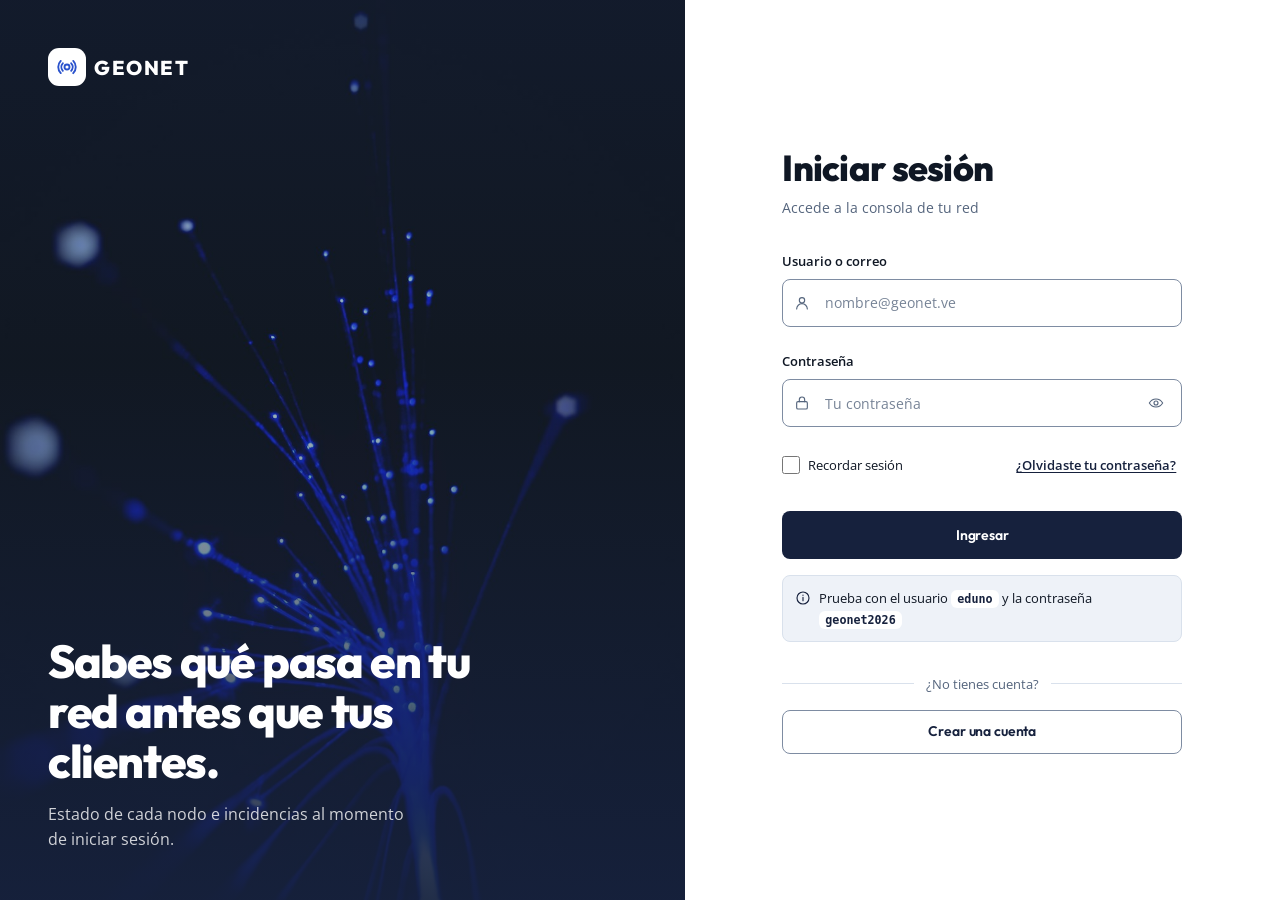
<file: index.html>
<!doctype html>
<html lang="es">
  <head>
    <meta charset="utf-8" />
    <meta name="viewport" content="width=device-width, initial-scale=1" />
    <meta http-equiv="refresh" content="0; url=login.html" />
    <title>GEONET</title>
    <link rel="icon" type="image/svg+xml" href="favicon.svg" />
    <link rel="canonical" href="login.html" />
  </head>
  <body>
    <p><a href="login.html">Ir a GEONET</a></p>
  </body>
</html>
</file>
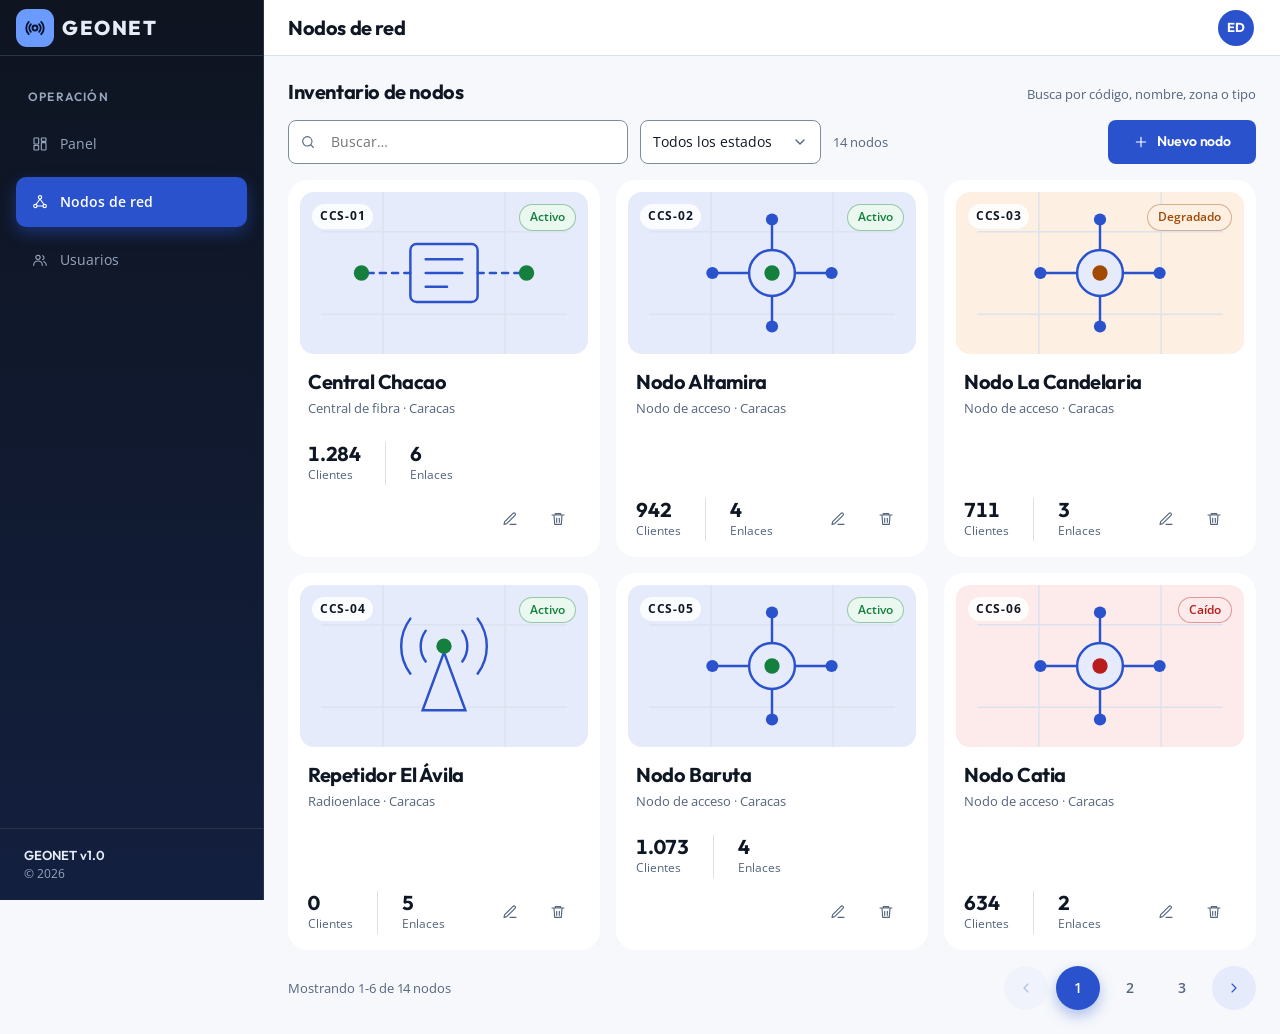
<file: crud-cards.html>
<!doctype html>
<html lang="es">
  <head>
    <meta charset="utf-8" />
    <meta name="viewport" content="width=device-width, initial-scale=1" />
    <title>Nodos de red · GEONET</title>
    <meta name="description" content="Inventario de nodos de la red de GEONET en formato de tarjetas." />
    <link rel="icon" type="image/svg+xml" href="favicon.svg" />
    <link rel="preconnect" href="https://fonts.googleapis.com" />
    <link rel="preconnect" href="https://fonts.gstatic.com" crossorigin />
    <link
      href="https://fonts.googleapis.com/css2?family=Open+Sans:wght@400;600&family=Outfit:wght@600;700;800&display=swap"
      rel="stylesheet"
    />
    <link rel="stylesheet" href="styles.css" />
  </head>

  <body data-vista="nodos">
    <a class="saltar" href="#contenido">Saltar al contenido</a>

    <div class="app">
      <aside class="lateral" id="menu-lateral" data-theme="dark">
        <header class="lateral__cabecera">
          <span class="logotipo">
            <span class="logotipo__marca">
              <svg class="icono" aria-hidden="true"><use href="#i-marca" /></svg>
            </span>
            GEONET
          </span>
        </header>

        <nav class="lateral__nav" aria-label="Módulos del sistema">
          <section class="lateral__grupo">
            <p class="lateral__rotulo" id="grupo-operacion">Operación</p>
            <ul aria-labelledby="grupo-operacion">
              <li>
                <a class="lateral__enlace" href="dashboard.html">
                  <svg class="icono icono--sm" aria-hidden="true"><use href="#i-panel" /></svg>
                  Panel
                </a>
              </li>
              <li>
                <a class="lateral__enlace" href="crud-cards.html" aria-current="page">
                  <svg class="icono icono--sm" aria-hidden="true"><use href="#i-nodos" /></svg>
                  Nodos de red
                </a>
              </li>
              <li>
                <a class="lateral__enlace" href="crud.html">
                  <svg class="icono icono--sm" aria-hidden="true"><use href="#i-clientes" /></svg>
                  Usuarios
                </a>
              </li>
            </ul>
          </section>


        </nav>

        <footer class="lateral__pie">
          <p class="lateral__version">GEONET v1.0</p>
          <p class="lateral__credito">© 2026</p>
        </footer>
      </aside>

      <span class="velo" data-visible="false"></span>

      <div class="area">
        <header class="superior">
          <button type="button" class="hamburguesa" aria-expanded="false" aria-controls="menu-lateral" aria-label="Abrir menú">
            <svg class="icono" aria-hidden="true"><use href="#i-menu" /></svg>
          </button>

          <h1 class="superior__titulo">Nodos de red</h1>

          <button type="button" class="usuario" popovertarget="perfil" aria-label="Ver perfil de Edgar Duno">
            <span class="usuario__avatar">ED</span>
          </button>

          <section class="perfil" id="perfil" popover aria-label="Perfil de usuario">
            <header class="perfil__cabecera">
              <p class="perfil__correo">eduno@geonet.ve</p>
              <button type="button" class="perfil__cerrar" popovertarget="perfil" popovertargetaction="hide" aria-label="Cerrar perfil">
                <svg class="icono icono--sm" aria-hidden="true"><use href="#i-cerrar" /></svg>
              </button>
            </header>
            <span class="usuario__avatar perfil__avatar">ED</span>
            <p class="perfil__saludo">¡Hola, Edgar!</p>
            <div class="perfil__panel">
              <dl class="perfil__detalles">
                <div>
                  <dt>Rol</dt>
                  <dd>Administrador</dd>
                </div>
                <div>
                  <dt>Zona</dt>
                  <dd>Nacional</dd>
                </div>
              </dl>
              <a class="perfil__salir" href="login.html">
                <svg class="icono icono--sm" aria-hidden="true"><use href="#i-salir" /></svg>
                Cerrar sesión
              </a>
            </div>
          </section>
        </header>

        <main class="contenido" id="contenido">
          <section class="seccion">
            <header class="seccion__cabecera">
              <h2 class="seccion__titulo">Inventario de nodos</h2>
              <p class="seccion__nota">Busca por código, nombre, zona o tipo</p>
            </header>

            <form class="herramientas" role="search">
              <label class="solo-lectores" for="buscar">Buscar nodo</label>
              <span class="buscador">
                <svg class="icono icono--sm buscador__icono" aria-hidden="true"><use href="#i-buscar" /></svg>
                <input class="buscador__control" id="buscar" type="search" placeholder="Buscar…" data-buscador />
                <button type="button" class="buscador__limpiar" aria-label="Borrar búsqueda" title="Borrar búsqueda" data-limpiar hidden>
                  <svg class="icono icono--sm" aria-hidden="true"><use href="#i-cerrar" /></svg>
                </button>
              </span>

              <label class="solo-lectores" for="filtro-estado">Filtrar por estado</label>
              <select class="filtro" id="filtro-estado" data-filtro>
                <option value="todos">Todos los estados</option>
                <option value="activo">Activos</option>
                <option value="degradado">Degradados</option>
                <option value="caido">Caídos</option>
                <option value="incidencia">Con incidencia</option>
              </select>

              <p class="herramientas__cuenta" aria-live="polite" data-cuenta></p>

              <span class="herramientas__derecha">
                <button type="button" class="btn btn--primario" data-nuevo>
                  <svg class="icono icono--sm" aria-hidden="true"><use href="#i-nuevo" /></svg>
                  Nuevo nodo
                </button>
              </span>
            </form>

            <div class="cuadricula" data-lista data-envoltorio></div>

            <p class="vacio" data-vacio hidden>
              <svg class="icono" aria-hidden="true"><use href="#i-buscar" /></svg>
              <strong>Ningún nodo coincide con la búsqueda</strong>
              <span>Prueba con otro término o cambia el filtro de estado.</span>
            </p>

            <div class="paginador" data-paginador></div>
          </section>
        </main>
      </div>
    </div>

    <!-- Modal de alta y edición -->
    <dialog class="modal" id="modal-registro" aria-labelledby="modal-registro-titulo">
      <form id="form-registro" novalidate>
        <header class="modal__cabecera" data-theme="dark">
          <span class="modal__emblema modal__emblema--acento">
            <svg class="icono" aria-hidden="true"><use href="#i-nodos" /></svg>
          </span>
          <h2 class="modal__titulo" id="modal-registro-titulo">Nuevo nodo</h2>
          <button type="button" class="modal__cerrar" data-cierra="modal-registro" aria-label="Cerrar">
            <svg class="icono icono--sm" aria-hidden="true"><use href="#i-cerrar" /></svg>
          </button>
        </header>

        <div class="modal__cuerpo">
          <p class="modal__nota">Los campos marcados con <span class="obligatorio">*</span> son obligatorios.</p>
          <div class="rejilla-campos">
            <p class="campo">
              <label class="campo__etiqueta" for="f-codigo">Código</label>
              <span class="campo__caja">
                <svg class="icono icono--sm campo__icono" aria-hidden="true"><use href="#i-nodos" /></svg>
                <input class="campo__control" id="f-codigo" name="codigo" type="text" placeholder="CCS-07" autocomplete="off" required />
              </span>
              <span class="campo__error"></span>
            </p>

            <p class="campo">
              <label class="campo__etiqueta" for="f-nombre">Nombre del nodo</label>
              <span class="campo__caja">
                <svg class="icono icono--sm campo__icono" aria-hidden="true"><use href="#i-equipo" /></svg>
                <input class="campo__control" id="f-nombre" name="nombre" type="text" placeholder="Nodo Los Palos Grandes" autocomplete="off" required />
              </span>
              <span class="campo__error"></span>
            </p>

            <p class="campo">
              <label class="campo__etiqueta" for="f-tipo">Tipo</label>
              <select class="campo__control" id="f-tipo" name="tipo">
                <option value="Central de fibra">Central de fibra</option>
                <option value="Nodo de acceso">Nodo de acceso</option>
                <option value="Radioenlace">Radioenlace</option>
              </select>
            </p>

            <p class="campo">
              <label class="campo__etiqueta" for="f-zona">Zona</label>
              <select class="campo__control" id="f-zona" name="zona">
                <option value="Caracas">Caracas</option>
                <option value="Carabobo">Carabobo</option>
                <option value="Aragua">Aragua</option>
                <option value="Zulia">Zulia</option>
                <option value="Anzoátegui">Anzoátegui</option>
                <option value="Bolívar">Bolívar</option>
              </select>
            </p>

            <p class="campo">
              <label class="campo__etiqueta" for="f-clientes">Clientes conectados</label>
              <span class="campo__caja">
                <svg class="icono icono--sm campo__icono" aria-hidden="true"><use href="#i-clientes" /></svg>
                <input class="campo__control" id="f-clientes" name="clientes" type="number" min="0" value="0" inputmode="numeric" />
              </span>
            </p>

            <p class="campo">
              <label class="campo__etiqueta" for="f-enlaces">Enlaces</label>
              <span class="campo__caja">
                <svg class="icono icono--sm campo__icono" aria-hidden="true"><use href="#i-senal" /></svg>
                <input class="campo__control" id="f-enlaces" name="enlaces" type="number" min="1" value="1" inputmode="numeric" />
              </span>
            </p>

            <fieldset class="campo ancho-total segmentos">
              <legend class="campo__etiqueta">Estado del nodo</legend>
              <span class="segmentos__grupo">
                <label class="segmento"><input type="radio" name="estado" value="activo" checked />Activo</label>
                <label class="segmento"><input type="radio" name="estado" value="degradado" />Degradado</label>
                <label class="segmento"><input type="radio" name="estado" value="caido" />Caído</label>
              </span>
            </fieldset>
          </div>
        </div>

        <footer class="modal__pie">
          <button type="button" class="btn btn--secundario" data-cierra="modal-registro">Cancelar</button>
          <button type="submit" class="btn btn--primario">Guardar</button>
        </footer>
      </form>
    </dialog>

    <!-- Confirmación de baja -->
    <dialog class="modal modal--aviso" id="modal-baja" aria-labelledby="baja-titulo">
      <header class="modal__cabecera modal__cabecera--aviso">
        <span class="modal__emblema modal__emblema--aviso">
          <svg class="icono" aria-hidden="true"><use href="#i-alerta" /></svg>
        </span>
        <h2 class="modal__titulo" id="baja-titulo">¿Seguro que quieres eliminar este registro?</h2>
        <button type="button" class="modal__cerrar" data-cierra="modal-baja" aria-label="Cerrar">
          <svg class="icono icono--sm" aria-hidden="true"><use href="#i-cerrar" /></svg>
        </button>
      </header>

      <div class="modal__cuerpo">
        <p class="modal__texto">Esta acción no se puede deshacer.</p>
        <p class="insignia insignia--neutra" id="baja-detalle"></p>
      </div>

      <footer class="modal__pie">
        <button type="button" class="btn btn--secundario" data-cierra="modal-baja">Cancelar</button>
        <button type="button" class="btn btn--peligro" id="confirmar-baja">Eliminar</button>
      </footer>
    </dialog>

    <output class="toasts" aria-live="polite"></output>

    <script src="script.js" defer></script>
  </body>
</html>
</file>
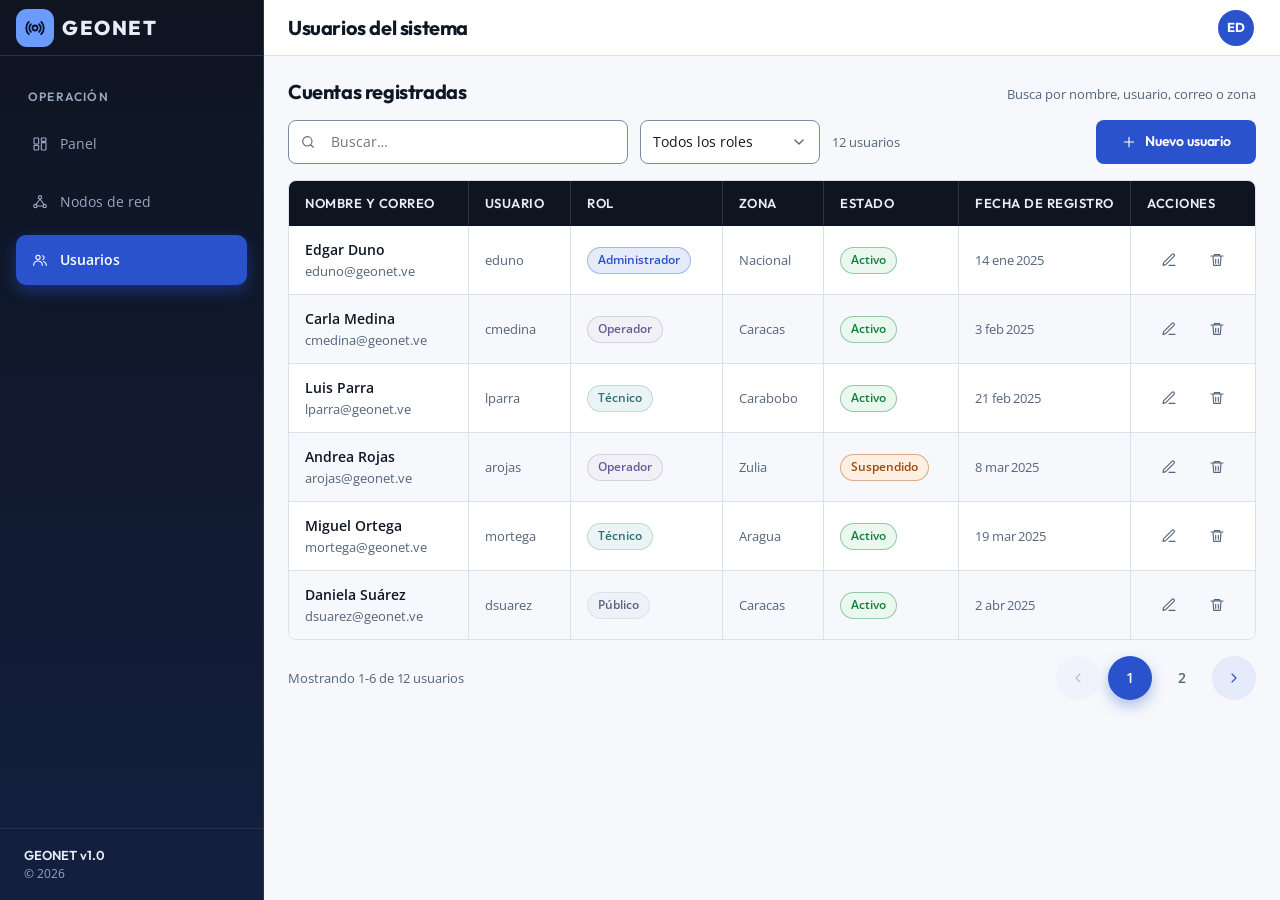
<file: crud.html>
<!doctype html>
<html lang="es">
  <head>
    <meta charset="utf-8" />
    <meta name="viewport" content="width=device-width, initial-scale=1" />
    <title>Usuarios · GEONET</title>
    <meta name="description" content="Gestión de usuarios del sistema GEONET: alta, edición y baja." />
    <link rel="icon" type="image/svg+xml" href="favicon.svg" />
    <link rel="preconnect" href="https://fonts.googleapis.com" />
    <link rel="preconnect" href="https://fonts.gstatic.com" crossorigin />
    <link
      href="https://fonts.googleapis.com/css2?family=Open+Sans:wght@400;600&family=Outfit:wght@600;700;800&display=swap"
      rel="stylesheet"
    />
    <link rel="stylesheet" href="styles.css" />
  </head>

  <body data-vista="usuarios">
    <a class="saltar" href="#contenido">Saltar al contenido</a>

    <div class="app">
      <aside class="lateral" id="menu-lateral" data-theme="dark">
        <header class="lateral__cabecera">
          <span class="logotipo">
            <span class="logotipo__marca">
              <svg class="icono" aria-hidden="true"><use href="#i-marca" /></svg>
            </span>
            GEONET
          </span>
        </header>

        <nav class="lateral__nav" aria-label="Módulos del sistema">
          <section class="lateral__grupo">
            <p class="lateral__rotulo" id="grupo-operacion">Operación</p>
            <ul aria-labelledby="grupo-operacion">
              <li>
                <a class="lateral__enlace" href="dashboard.html">
                  <svg class="icono icono--sm" aria-hidden="true"><use href="#i-panel" /></svg>
                  Panel
                </a>
              </li>
              <li>
                <a class="lateral__enlace" href="crud-cards.html">
                  <svg class="icono icono--sm" aria-hidden="true"><use href="#i-nodos" /></svg>
                  Nodos de red
                </a>
              </li>
              <li>
                <a class="lateral__enlace" href="crud.html" aria-current="page">
                  <svg class="icono icono--sm" aria-hidden="true"><use href="#i-clientes" /></svg>
                  Usuarios
                </a>
              </li>
            </ul>
          </section>


        </nav>

        <footer class="lateral__pie">
          <p class="lateral__version">GEONET v1.0</p>
          <p class="lateral__credito">© 2026</p>
        </footer>
      </aside>

      <span class="velo" data-visible="false"></span>

      <div class="area">
        <header class="superior">
          <button type="button" class="hamburguesa" aria-expanded="false" aria-controls="menu-lateral" aria-label="Abrir menú">
            <svg class="icono" aria-hidden="true"><use href="#i-menu" /></svg>
          </button>

          <h1 class="superior__titulo">Usuarios del sistema</h1>

          <button type="button" class="usuario" popovertarget="perfil" aria-label="Ver perfil de Edgar Duno">
            <span class="usuario__avatar">ED</span>
          </button>

          <section class="perfil" id="perfil" popover aria-label="Perfil de usuario">
            <header class="perfil__cabecera">
              <p class="perfil__correo">eduno@geonet.ve</p>
              <button type="button" class="perfil__cerrar" popovertarget="perfil" popovertargetaction="hide" aria-label="Cerrar perfil">
                <svg class="icono icono--sm" aria-hidden="true"><use href="#i-cerrar" /></svg>
              </button>
            </header>
            <span class="usuario__avatar perfil__avatar">ED</span>
            <p class="perfil__saludo">¡Hola, Edgar!</p>
            <div class="perfil__panel">
              <dl class="perfil__detalles">
                <div>
                  <dt>Rol</dt>
                  <dd>Administrador</dd>
                </div>
                <div>
                  <dt>Zona</dt>
                  <dd>Nacional</dd>
                </div>
              </dl>
              <a class="perfil__salir" href="login.html">
                <svg class="icono icono--sm" aria-hidden="true"><use href="#i-salir" /></svg>
                Cerrar sesión
              </a>
            </div>
          </section>
        </header>

        <main class="contenido" id="contenido">
          <section class="seccion">
            <header class="seccion__cabecera">
              <h2 class="seccion__titulo">Cuentas registradas</h2>
              <p class="seccion__nota">Busca por nombre, usuario, correo o zona</p>
            </header>

            <form class="herramientas" role="search">
              <label class="solo-lectores" for="buscar">Buscar usuario</label>
              <span class="buscador">
                <svg class="icono icono--sm buscador__icono" aria-hidden="true"><use href="#i-buscar" /></svg>
                <input class="buscador__control" id="buscar" type="search" placeholder="Buscar…" data-buscador />
                <button type="button" class="buscador__limpiar" aria-label="Borrar búsqueda" title="Borrar búsqueda" data-limpiar hidden>
                  <svg class="icono icono--sm" aria-hidden="true"><use href="#i-cerrar" /></svg>
                </button>
              </span>

              <label class="solo-lectores" for="filtro-rol">Filtrar por rol</label>
              <select class="filtro" id="filtro-rol" data-filtro>
                <option value="todos">Todos los roles</option>
                <option value="admin">Administrador</option>
                <option value="operador">Operador</option>
                <option value="tecnico">Técnico</option>
                <option value="publico">Público</option>
              </select>

              <p class="herramientas__cuenta" aria-live="polite" data-cuenta></p>

              <span class="herramientas__derecha">
                <button type="button" class="btn btn--primario" data-nuevo>
                  <svg class="icono icono--sm" aria-hidden="true"><use href="#i-nuevo" /></svg>
                  Nuevo usuario
                </button>
              </span>
            </form>

            <div class="tabla-envoltorio" data-envoltorio>
              <table class="tabla">
                <caption class="solo-lectores">Usuarios registrados en GEONET</caption>
                <thead data-theme="dark">
                  <tr>
                    <th scope="col">Nombre y correo</th>
                    <th scope="col">Usuario</th>
                    <th scope="col">Rol</th>
                    <th scope="col">Zona</th>
                    <th scope="col">Estado</th>
                    <th scope="col" class="tabla__ajustada">Fecha de registro</th>
                    <th scope="col" class="tabla__ajustada">Acciones</th>
                  </tr>
                </thead>
                <tbody data-lista></tbody>
              </table>
            </div>

            <p class="vacio" data-vacio hidden>
              <svg class="icono" aria-hidden="true"><use href="#i-buscar" /></svg>
              <strong>Ningún usuario coincide con la búsqueda</strong>
              <span>Prueba con otro término o cambia el filtro de rol.</span>
            </p>

            <div class="paginador" data-paginador></div>
          </section>
        </main>
      </div>
    </div>

    <!-- Modal de alta y edición -->
    <dialog class="modal" id="modal-registro" aria-labelledby="modal-registro-titulo">
      <form id="form-registro" novalidate>
        <header class="modal__cabecera" data-theme="dark">
          <span class="modal__emblema modal__emblema--acento">
            <svg class="icono" aria-hidden="true"><use href="#i-usuario" /></svg>
          </span>
          <h2 class="modal__titulo" id="modal-registro-titulo">Nuevo usuario</h2>
          <button type="button" class="modal__cerrar" data-cierra="modal-registro" aria-label="Cerrar">
            <svg class="icono icono--sm" aria-hidden="true"><use href="#i-cerrar" /></svg>
          </button>
        </header>

        <div class="modal__cuerpo">
          <p class="modal__nota">Los campos marcados con <span class="obligatorio">*</span> son obligatorios.</p>
          <div class="rejilla-campos">
            <p class="campo ancho-total">
              <label class="campo__etiqueta" for="f-nombre">Nombre completo</label>
              <span class="campo__caja">
                <svg class="icono icono--sm campo__icono" aria-hidden="true"><use href="#i-usuario" /></svg>
                <input class="campo__control" id="f-nombre" name="nombre" type="text" placeholder="Ej. Ana Pérez" autocomplete="off" required />
              </span>
              <span class="campo__error"></span>
            </p>

            <p class="campo">
              <label class="campo__etiqueta" for="f-usuario">Usuario</label>
              <span class="campo__caja">
                <svg class="icono icono--sm campo__icono" aria-hidden="true"><use href="#i-equipo" /></svg>
                <input class="campo__control" id="f-usuario" name="usuario" type="text" placeholder="aperez" autocomplete="off" required />
              </span>
              <span class="campo__error"></span>
            </p>

            <p class="campo">
              <label class="campo__etiqueta" for="f-correo">Correo</label>
              <span class="campo__caja">
                <svg class="icono icono--sm campo__icono" aria-hidden="true"><use href="#i-correo" /></svg>
                <input class="campo__control" id="f-correo" name="correo" type="email" placeholder="aperez@geonet.ve" autocomplete="off" required />
              </span>
              <span class="campo__error"></span>
            </p>

            <p class="campo">
              <label class="campo__etiqueta" for="f-rol">Rol</label>
              <select class="campo__control" id="f-rol" name="rol" required>
                <option value="" disabled selected>Selecciona un rol</option>
                <option value="admin">Administrador</option>
                <option value="operador">Operador</option>
                <option value="tecnico">Técnico</option>
                <option value="publico">Público</option>
              </select>
              <span class="campo__error"></span>
            </p>

            <p class="campo">
              <label class="campo__etiqueta" for="f-zona">Zona</label>
              <select class="campo__control" id="f-zona" name="zona">
                <option value="Nacional">Nacional</option>
                <option value="Caracas">Caracas</option>
                <option value="Carabobo">Carabobo</option>
                <option value="Aragua">Aragua</option>
                <option value="Zulia">Zulia</option>
                <option value="Anzoátegui">Anzoátegui</option>
                <option value="Bolívar">Bolívar</option>
              </select>
            </p>

            <fieldset class="campo ancho-total segmentos">
              <legend class="campo__etiqueta">Estado de la cuenta</legend>
              <span class="segmentos__grupo">
                <label class="segmento"><input type="radio" name="estado" value="activo" checked />Activo</label>
                <label class="segmento"><input type="radio" name="estado" value="suspendido" />Suspendido</label>
              </span>
            </fieldset>
          </div>
        </div>

        <footer class="modal__pie">
          <button type="button" class="btn btn--secundario" data-cierra="modal-registro">Cancelar</button>
          <button type="submit" class="btn btn--primario">Guardar</button>
        </footer>
      </form>
    </dialog>

    <!-- Confirmación de baja -->
    <dialog class="modal modal--aviso" id="modal-baja" aria-labelledby="baja-titulo">
      <header class="modal__cabecera modal__cabecera--aviso">
        <span class="modal__emblema modal__emblema--aviso">
          <svg class="icono" aria-hidden="true"><use href="#i-alerta" /></svg>
        </span>
        <h2 class="modal__titulo" id="baja-titulo">¿Seguro que quieres eliminar este registro?</h2>
        <button type="button" class="modal__cerrar" data-cierra="modal-baja" aria-label="Cerrar">
          <svg class="icono icono--sm" aria-hidden="true"><use href="#i-cerrar" /></svg>
        </button>
      </header>

      <div class="modal__cuerpo">
        <p class="modal__texto">Esta acción no se puede deshacer.</p>
        <p class="insignia insignia--neutra" id="baja-detalle"></p>
      </div>

      <footer class="modal__pie">
        <button type="button" class="btn btn--secundario" data-cierra="modal-baja">Cancelar</button>
        <button type="button" class="btn btn--peligro" id="confirmar-baja">Eliminar</button>
      </footer>
    </dialog>

    <output class="toasts" aria-live="polite"></output>

    <script src="script.js" defer></script>
  </body>
</html>
</file>
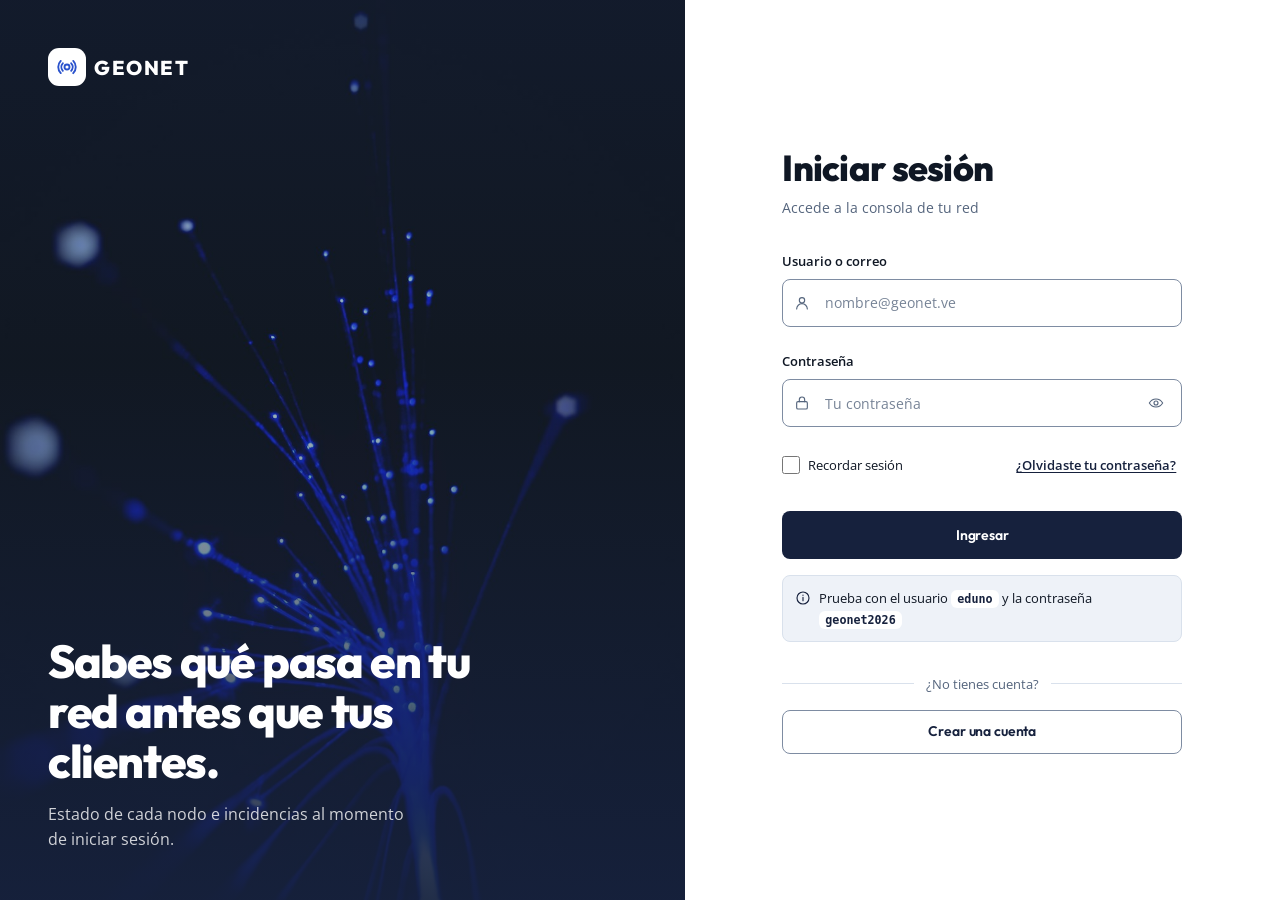
<file: login.html>
<!doctype html>
<html lang="es" data-theme="dark">
  <head>
    <meta charset="utf-8" />
    <meta name="viewport" content="width=device-width, initial-scale=1" />
    <title>Iniciar sesión · GEONET</title>
    <meta name="description" content="Acceso a la consola de gestión de red de GEONET." />
    <link rel="icon" type="image/svg+xml" href="favicon.svg" />
    <link rel="preconnect" href="https://fonts.googleapis.com" />
    <link rel="preconnect" href="https://fonts.gstatic.com" crossorigin />
    <link
      href="https://fonts.googleapis.com/css2?family=Open+Sans:wght@400;600&family=Outfit:wght@600;700;800&display=swap"
      rel="stylesheet"
    />
    <link rel="stylesheet" href="styles.css" />
  </head>

  <body class="pantalla-acceso pantalla-acceso--partida">
    <section class="acceso-marca" aria-label="GEONET">
      <span class="logotipo acceso-marca__logo">
        <span class="logotipo__marca">
          <svg class="icono" aria-hidden="true"><use href="#i-marca" /></svg>
        </span>
        GEONET
      </span>
      <div class="acceso-marca__texto">
        <p class="acceso-marca__lema">Sabes qué pasa en tu red antes que tus clientes.</p>
        <p class="acceso-marca__detalle">Estado de cada nodo e incidencias al momento de iniciar sesión.</p>
      </div>
    </section>

    <div class="acceso-formulario" data-theme="light">
      <main class="tarjeta-acceso" data-theme="light">
        <header class="marca-acceso">
          <h1 class="marca-acceso__titulo">Iniciar sesión</h1>
          <p class="marca-acceso__lema">Accede a la consola de tu red</p>
        </header>

        <form class="formulario-acceso" id="form-login" novalidate>
          <p class="campo">
            <label class="campo__etiqueta" for="identificador">Usuario o correo</label>
            <span class="campo__caja">
              <svg class="icono icono--sm campo__icono" aria-hidden="true"><use href="#i-usuario" /></svg>
              <input
                class="campo__control"
                id="identificador"
                name="identificador"
                type="text"
                autocomplete="username"
                placeholder="nombre@geonet.ve"
                required
              />
            </span>
            <span class="campo__error" id="identificador-error"></span>
          </p>

          <p class="campo">
            <label class="campo__etiqueta" for="clave">Contraseña</label>
            <span class="campo__caja">
              <svg class="icono icono--sm campo__icono" aria-hidden="true"><use href="#i-candado" /></svg>
              <input
                class="campo__control"
                id="clave"
                name="clave"
                type="password"
                autocomplete="current-password"
                placeholder="Tu contraseña"
                required
              />
              <button type="button" class="campo__ojo" aria-label="Mostrar contraseña">
                <svg class="icono icono--sm" aria-hidden="true"><use href="#i-ojo" /></svg>
              </button>
            </span>
            <span class="campo__error" id="clave-error"></span>
          </p>

          <p class="fila-opciones">
            <label class="marca">
              <input type="checkbox" name="recordar" /> Recordar sesión
            </label>
            <button type="button" class="enlace-apoyo" data-recuperar>¿Olvidaste tu contraseña?</button>
          </p>

          <button type="submit" class="btn btn--primario btn--bloque">Ingresar</button>
        </form>

        <p class="credenciales">
          <svg class="icono icono--sm" aria-hidden="true"><use href="#i-info" /></svg>
          <span>Prueba con el usuario <code>eduno</code> y la contraseña <code>geonet2026</code></span>
        </p>

        <footer class="pie-acceso">
          <p class="pie-acceso__separador"><span>¿No tienes cuenta?</span></p>
          <a class="btn btn--secundario btn--bloque" href="registro.html">
            Crear una cuenta
          </a>
        </footer>
      </main>
    </div>

    <output class="toasts" aria-live="polite"></output>

    <script src="script.js" defer></script>
  </body>
</html>
</file>
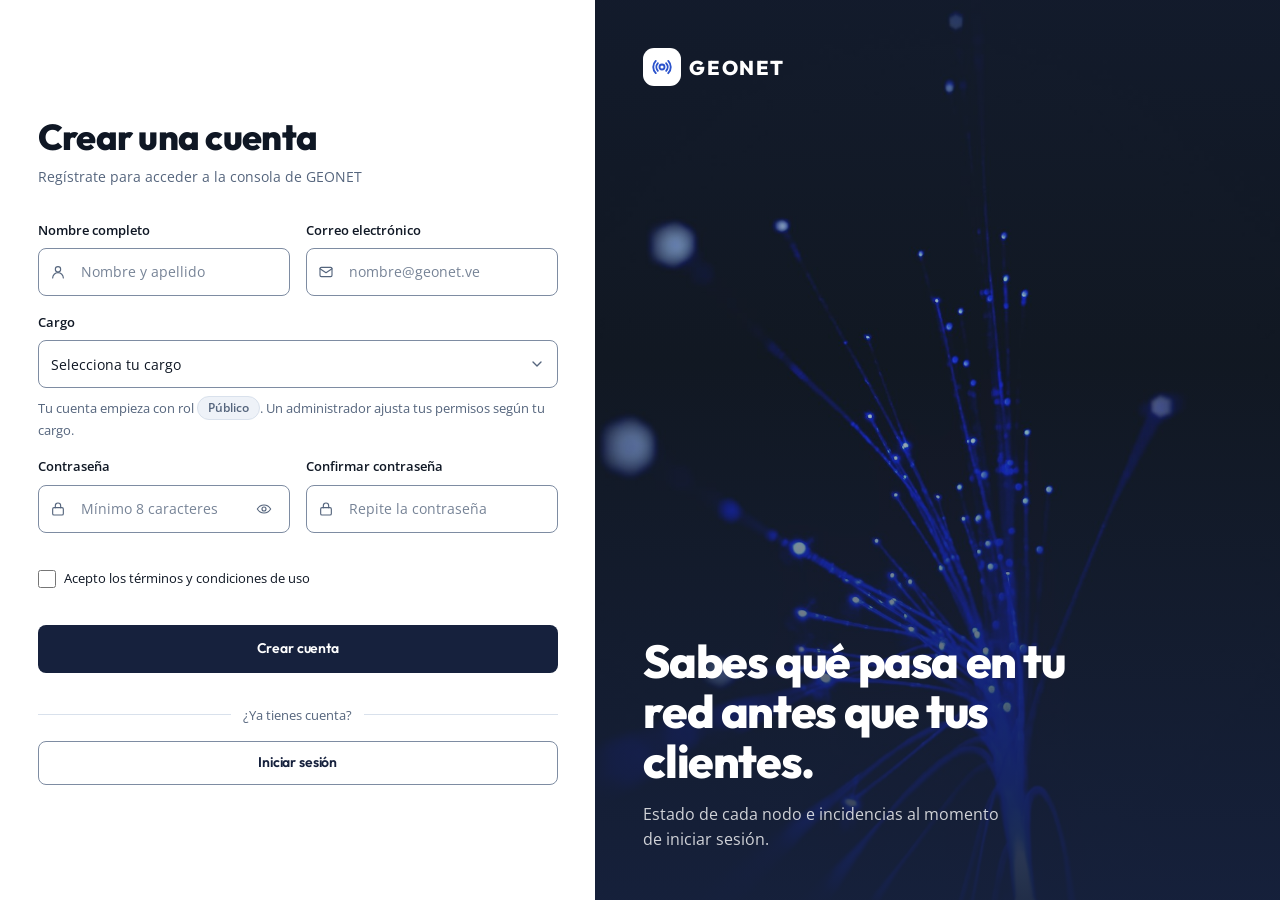
<file: registro.html>
<!doctype html>
<html lang="es" data-theme="dark">
  <head>
    <meta charset="utf-8" />
    <meta name="viewport" content="width=device-width, initial-scale=1" />
    <title>Crear cuenta · GEONET</title>
    <meta name="description" content="Registro público de clientes en la plataforma GEONET." />
    <link rel="icon" type="image/svg+xml" href="favicon.svg" />
    <link rel="preconnect" href="https://fonts.googleapis.com" />
    <link rel="preconnect" href="https://fonts.gstatic.com" crossorigin />
    <link
      href="https://fonts.googleapis.com/css2?family=Open+Sans:wght@400;600&family=Outfit:wght@600;700;800&display=swap"
      rel="stylesheet"
    />
    <link rel="stylesheet" href="styles.css" />
  </head>

  <body class="pantalla-acceso pantalla-acceso--partida pantalla-acceso--espejo">
    <div class="acceso-formulario" data-theme="light">
      <main class="tarjeta-acceso tarjeta-acceso--ancha" data-theme="light">
        <header class="marca-acceso">
          <h1 class="marca-acceso__titulo">Crear una cuenta</h1>
          <p class="marca-acceso__lema">Regístrate para acceder a la consola de GEONET</p>
        </header>

        <form class="formulario-acceso" id="form-registro-cuenta" novalidate>
          <div class="rejilla-campos">
            <p class="campo">
              <label class="campo__etiqueta" for="nombre">Nombre completo</label>
              <span class="campo__caja">
                <svg class="icono icono--sm campo__icono" aria-hidden="true"><use href="#i-usuario" /></svg>
                <input class="campo__control" id="nombre" name="nombre" type="text" autocomplete="name" placeholder="Nombre y apellido" required />
              </span>
              <span class="campo__error"></span>
            </p>

            <p class="campo">
              <label class="campo__etiqueta" for="correo">Correo electrónico</label>
              <span class="campo__caja">
                <svg class="icono icono--sm campo__icono" aria-hidden="true"><use href="#i-correo" /></svg>
                <input class="campo__control" id="correo" name="correo" type="email" autocomplete="email" placeholder="nombre@geonet.ve" required />
              </span>
              <span class="campo__error"></span>
            </p>

            <p class="campo ancho-total">
              <label class="campo__etiqueta" for="cargo">Cargo</label>
              <select class="campo__control" id="cargo" name="cargo" required aria-describedby="nota-rol">
                <option value="" disabled selected>Selecciona tu cargo</option>
                <option value="tecnico">Técnico</option>
                <option value="operador">Operador</option>
                <option value="admin">Administrador</option>
              </select>
              <span class="campo__error"></span>
              <span class="nota-rol" id="nota-rol">
                Tu cuenta empieza con rol <span class="insignia insignia--rol-publico">Público</span>.
                Un administrador ajusta tus permisos según tu cargo.
              </span>
            </p>

            <p class="campo">
              <label class="campo__etiqueta" for="clave">Contraseña</label>
              <span class="campo__caja">
                <svg class="icono icono--sm campo__icono" aria-hidden="true"><use href="#i-candado" /></svg>
                <input class="campo__control" id="clave" name="clave" type="password" autocomplete="new-password" minlength="8" placeholder="Mínimo 8 caracteres" required />
                <button type="button" class="campo__ojo" aria-label="Mostrar contraseña">
                  <svg class="icono icono--sm" aria-hidden="true"><use href="#i-ojo" /></svg>
                </button>
              </span>
              <span class="campo__error"></span>
              <span class="fuerza" data-fuerza hidden>
                <span class="fuerza__barra"><span></span><span></span><span></span></span>
                <span class="fuerza__texto" aria-live="polite"></span>
              </span>
            </p>

            <p class="campo">
              <label class="campo__etiqueta" for="confirmacion">Confirmar contraseña</label>
              <span class="campo__caja">
                <svg class="icono icono--sm campo__icono" aria-hidden="true"><use href="#i-candado" /></svg>
                <input class="campo__control" id="confirmacion" name="confirmacion" type="password" autocomplete="new-password" data-igual-a="clave" placeholder="Repite la contraseña" required />
              </span>
              <span class="campo__error"></span>
            </p>
          </div>

          <label class="marca">
            <input type="checkbox" id="terminos" name="terminos" required />
            Acepto los términos y condiciones de uso
          </label>
          <span class="campo__error" id="terminos-error"></span>

          <button type="submit" class="btn btn--primario btn--bloque">Crear cuenta</button>
        </form>

        <footer class="pie-acceso">
          <p class="pie-acceso__separador"><span>¿Ya tienes cuenta?</span></p>
          <a class="btn btn--secundario btn--bloque" href="login.html">
            Iniciar sesión
          </a>
        </footer>
      </main>
    </div>

    <section class="acceso-marca" aria-label="GEONET">
      <span class="logotipo acceso-marca__logo">
        <span class="logotipo__marca">
          <svg class="icono" aria-hidden="true"><use href="#i-marca" /></svg>
        </span>
        GEONET
      </span>
      <div class="acceso-marca__texto">
        <p class="acceso-marca__lema">Sabes qué pasa en tu red antes que tus clientes.</p>
        <p class="acceso-marca__detalle">Estado de cada nodo e incidencias al momento de iniciar sesión.</p>
      </div>
    </section>

    <output class="toasts" aria-live="polite"></output>

    <script src="script.js" defer></script>
  </body>
</html>
</file>
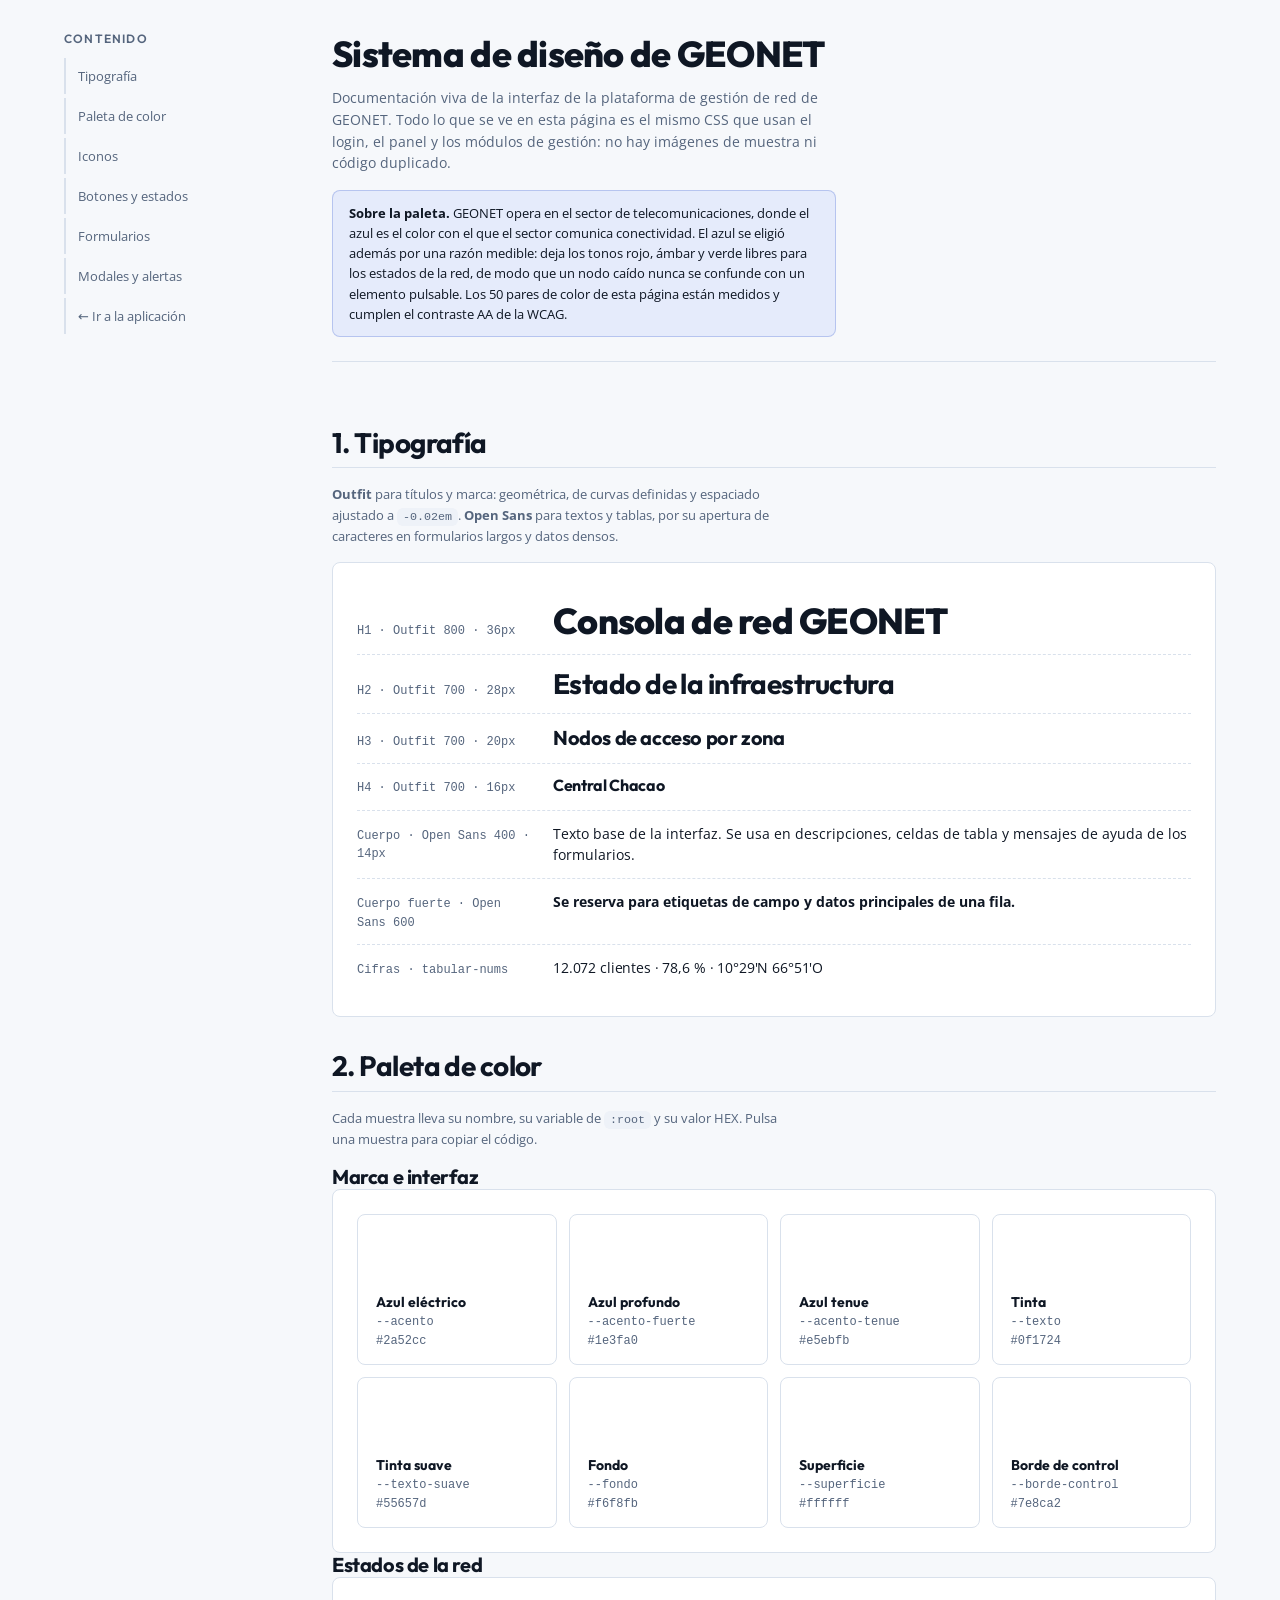
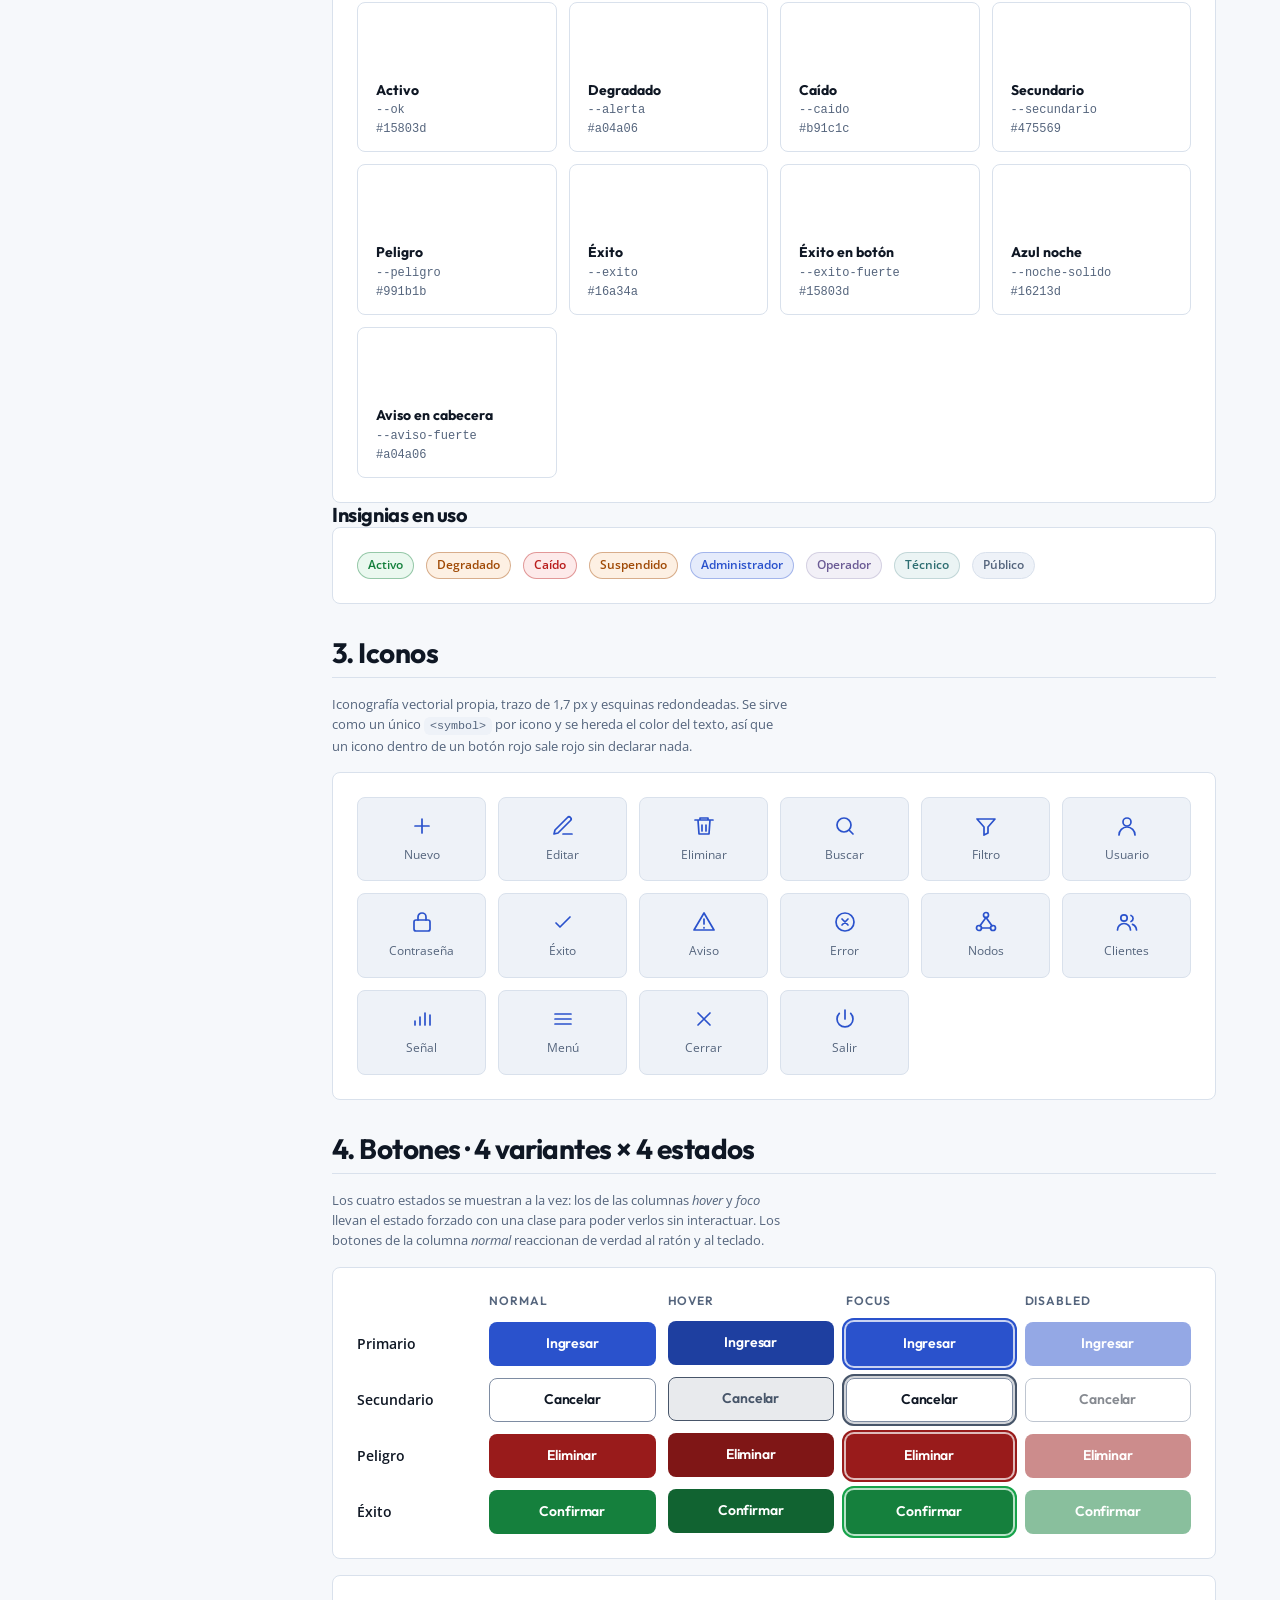
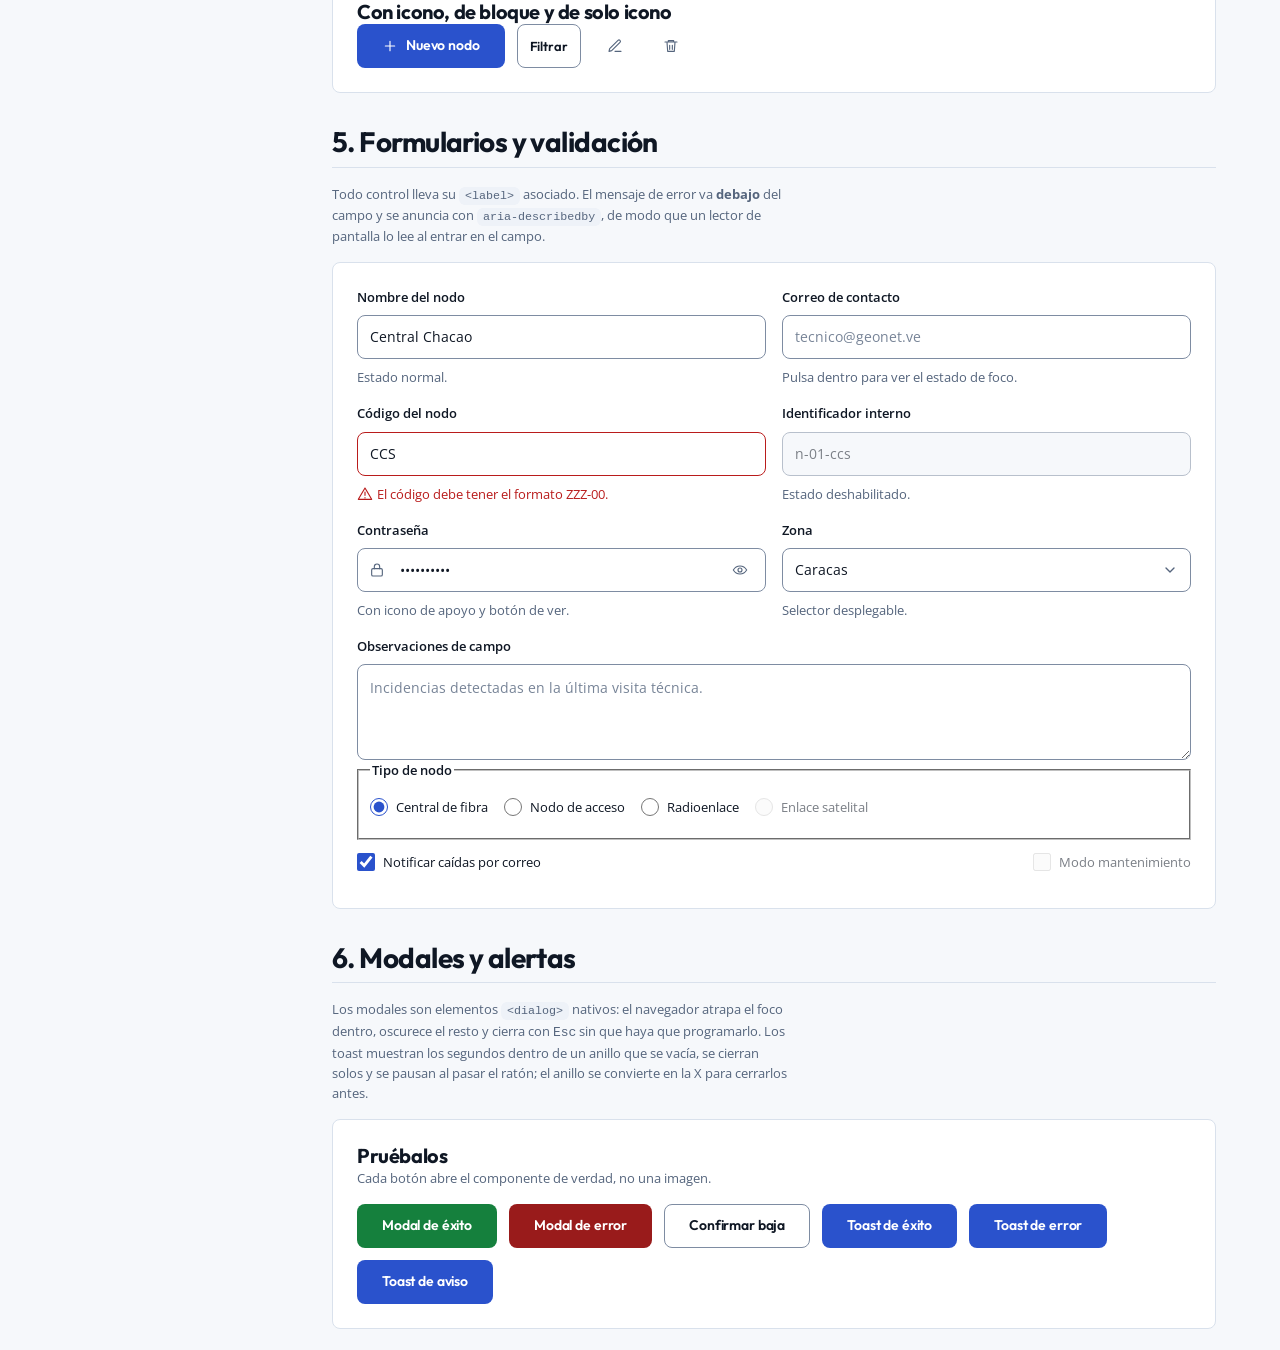
<file: sistema_diseno.html>
<!doctype html>
<html lang="es">
  <head>
    <meta charset="utf-8" />
    <meta name="viewport" content="width=device-width, initial-scale=1" />
    <title>Sistema de Diseño · GEONET</title>
    <meta
      name="description"
      content="Documentación viva del sistema de diseño de GEONET: tipografía, paleta, iconos, botones, formularios, modales y alertas."
    />
    <link rel="icon" type="image/svg+xml" href="favicon.svg" />
    <link rel="preconnect" href="https://fonts.googleapis.com" />
    <link rel="preconnect" href="https://fonts.gstatic.com" crossorigin />
    <link
      href="https://fonts.googleapis.com/css2?family=Open+Sans:wght@400;600&family=Outfit:wght@600;700;800&display=swap"
      rel="stylesheet"
    />
    <link rel="stylesheet" href="styles.css" />
  </head>

  <body>
    <a class="saltar" href="#contenido">Saltar al contenido</a>

    <div class="doc">
      <nav class="doc__indice" aria-label="Secciones del sistema de diseño">
        <h2 class="doc__indice-titulo">Contenido</h2>
        <ul>
          <li><a href="#tipografia">Tipografía</a></li>
          <li><a href="#paleta">Paleta de color</a></li>
          <li><a href="#iconos">Iconos</a></li>
          <li><a href="#botones">Botones y estados</a></li>
          <li><a href="#formularios">Formularios</a></li>
          <li><a href="#avisos">Modales y alertas</a></li>
          <li><a href="login.html">← Ir a la aplicación</a></li>
        </ul>
      </nav>

      <main id="contenido">
        <header class="doc__portada">
          <h1>Sistema de diseño de GEONET</h1>
          <p class="doc__lema">
            Documentación viva de la interfaz de la plataforma de gestión de red
            de GEONET. Todo lo que se ve en esta página es el mismo CSS que usan
            el login, el panel y los módulos de gestión: no hay imágenes de
            muestra ni código duplicado.
          </p>
          <p class="nota">
            <span>
              <strong>Sobre la paleta.</strong> GEONET opera en el sector de
              telecomunicaciones, donde el azul es el color con el que el sector
              comunica conectividad. El azul se eligió además por una razón
              medible: deja los tonos rojo, ámbar y verde libres para los estados
              de la red, de modo que un nodo caído nunca se confunde con un
              elemento pulsable. Los 50 pares de color de esta página están
              medidos y cumplen el contraste AA de la WCAG.
            </span>
          </p>
        </header>

        <!-- Tipografía -->
        <section class="bloque" id="tipografia">
          <h2 class="bloque__titulo">1. Tipografía</h2>
          <p class="bloque__nota">
            <strong>Outfit</strong> para títulos y marca: geométrica, de curvas
            definidas y espaciado ajustado a <code>-0.02em</code>.
            <strong>Open Sans</strong> para textos y tablas, por su apertura de
            caracteres en formularios largos y datos densos.
          </p>

          <div class="panel">
            <div class="tipo">
              <span class="tipo__ficha">H1 · Outfit 800 · 36px</span>
              <h1>Consola de red GEONET</h1>
            </div>
            <div class="tipo">
              <span class="tipo__ficha">H2 · Outfit 700 · 28px</span>
              <h2>Estado de la infraestructura</h2>
            </div>
            <div class="tipo">
              <span class="tipo__ficha">H3 · Outfit 700 · 20px</span>
              <h3>Nodos de acceso por zona</h3>
            </div>
            <div class="tipo">
              <span class="tipo__ficha">H4 · Outfit 700 · 16px</span>
              <h4>Central Chacao</h4>
            </div>
            <div class="tipo">
              <span class="tipo__ficha">Cuerpo · Open Sans 400 · 14px</span>
              <p>
                Texto base de la interfaz. Se usa en descripciones, celdas de
                tabla y mensajes de ayuda de los formularios.
              </p>
            </div>
            <div class="tipo">
              <span class="tipo__ficha">Cuerpo fuerte · Open Sans 600</span>
              <p>
                <strong>
                  Se reserva para etiquetas de campo y datos principales de una
                  fila.
                </strong>
              </p>
            </div>
            <div class="tipo">
              <span class="tipo__ficha">Cifras · tabular-nums</span>
              <p class="cifra">12.072 clientes · 78,6 % · 10°29'N 66°51'O</p>
            </div>
          </div>
        </section>

        <!-- Paleta -->
        <section class="bloque" id="paleta">
          <h2 class="bloque__titulo">2. Paleta de color</h2>
          <p class="bloque__nota">
            Cada muestra lleva su nombre, su variable de <code>:root</code> y su
            valor HEX. Pulsa una muestra para copiar el código.
          </p>

          <h3>Marca e interfaz</h3>
          <div class="panel">
            <div class="muestras">
              <button type="button" class="muestra" data-token="acento">
                <span class="muestra__color m-acento"></span>
                <span class="muestra__datos">
                  <span class="muestra__nombre">Azul eléctrico</span>
                  <span class="muestra__variable">--acento</span>
                  <span class="muestra__hex"></span>
                </span>
              </button>
              <button type="button" class="muestra" data-token="acento-fuerte">
                <span class="muestra__color m-acento-fuerte"></span>
                <span class="muestra__datos">
                  <span class="muestra__nombre">Azul profundo</span>
                  <span class="muestra__variable">--acento-fuerte</span>
                  <span class="muestra__hex"></span>
                </span>
              </button>
              <button type="button" class="muestra" data-token="acento-tenue">
                <span class="muestra__color m-acento-tenue"></span>
                <span class="muestra__datos">
                  <span class="muestra__nombre">Azul tenue</span>
                  <span class="muestra__variable">--acento-tenue</span>
                  <span class="muestra__hex"></span>
                </span>
              </button>
              <button type="button" class="muestra" data-token="texto">
                <span class="muestra__color m-texto"></span>
                <span class="muestra__datos">
                  <span class="muestra__nombre">Tinta</span>
                  <span class="muestra__variable">--texto</span>
                  <span class="muestra__hex"></span>
                </span>
              </button>
              <button type="button" class="muestra" data-token="texto-suave">
                <span class="muestra__color m-texto-suave"></span>
                <span class="muestra__datos">
                  <span class="muestra__nombre">Tinta suave</span>
                  <span class="muestra__variable">--texto-suave</span>
                  <span class="muestra__hex"></span>
                </span>
              </button>
              <button type="button" class="muestra" data-token="fondo">
                <span class="muestra__color m-fondo"></span>
                <span class="muestra__datos">
                  <span class="muestra__nombre">Fondo</span>
                  <span class="muestra__variable">--fondo</span>
                  <span class="muestra__hex"></span>
                </span>
              </button>
              <button type="button" class="muestra" data-token="superficie">
                <span class="muestra__color m-superficie"></span>
                <span class="muestra__datos">
                  <span class="muestra__nombre">Superficie</span>
                  <span class="muestra__variable">--superficie</span>
                  <span class="muestra__hex"></span>
                </span>
              </button>
              <button type="button" class="muestra" data-token="borde-control">
                <span class="muestra__color m-borde-control"></span>
                <span class="muestra__datos">
                  <span class="muestra__nombre">Borde de control</span>
                  <span class="muestra__variable">--borde-control</span>
                  <span class="muestra__hex"></span>
                </span>
              </button>
            </div>
          </div>

          <h3>Estados de la red</h3>
          <div class="panel">
            <div class="muestras">
              <button type="button" class="muestra" data-token="ok">
                <span class="muestra__color m-ok"></span>
                <span class="muestra__datos">
                  <span class="muestra__nombre">Activo</span>
                  <span class="muestra__variable">--ok</span>
                  <span class="muestra__hex"></span>
                </span>
              </button>
              <button type="button" class="muestra" data-token="alerta">
                <span class="muestra__color m-alerta"></span>
                <span class="muestra__datos">
                  <span class="muestra__nombre">Degradado</span>
                  <span class="muestra__variable">--alerta</span>
                  <span class="muestra__hex"></span>
                </span>
              </button>
              <button type="button" class="muestra" data-token="caido">
                <span class="muestra__color m-caido"></span>
                <span class="muestra__datos">
                  <span class="muestra__nombre">Caído</span>
                  <span class="muestra__variable">--caido</span>
                  <span class="muestra__hex"></span>
                </span>
              </button>
              <button type="button" class="muestra" data-token="secundario">
                <span class="muestra__color m-secundario"></span>
                <span class="muestra__datos">
                  <span class="muestra__nombre">Secundario</span>
                  <span class="muestra__variable">--secundario</span>
                  <span class="muestra__hex"></span>
                </span>
              </button>
              <button type="button" class="muestra" data-token="peligro">
                <span class="muestra__color m-peligro"></span>
                <span class="muestra__datos">
                  <span class="muestra__nombre">Peligro</span>
                  <span class="muestra__variable">--peligro</span>
                  <span class="muestra__hex"></span>
                </span>
              </button>
              <button type="button" class="muestra" data-token="exito">
                <span class="muestra__color m-exito"></span>
                <span class="muestra__datos">
                  <span class="muestra__nombre">Éxito</span>
                  <span class="muestra__variable">--exito</span>
                  <span class="muestra__hex"></span>
                </span>
              </button>
              <button type="button" class="muestra" data-token="exito-fuerte">
                <span class="muestra__color m-exito-fuerte"></span>
                <span class="muestra__datos">
                  <span class="muestra__nombre">Éxito en botón</span>
                  <span class="muestra__variable">--exito-fuerte</span>
                  <span class="muestra__hex"></span>
                </span>
              </button>
              <button type="button" class="muestra" data-token="noche-solido">
                <span class="muestra__color m-noche-solido"></span>
                <span class="muestra__datos">
                  <span class="muestra__nombre">Azul noche</span>
                  <span class="muestra__variable">--noche-solido</span>
                  <span class="muestra__hex"></span>
                </span>
              </button>
              <button type="button" class="muestra" data-token="aviso-fuerte">
                <span class="muestra__color m-aviso-fuerte"></span>
                <span class="muestra__datos">
                  <span class="muestra__nombre">Aviso en cabecera</span>
                  <span class="muestra__variable">--aviso-fuerte</span>
                  <span class="muestra__hex"></span>
                </span>
              </button>
            </div>
          </div>

          <h3>Insignias en uso</h3>
          <div class="panel">
            <p class="disparadores">
              <span class="insignia insignia--activo">Activo</span>
              <span class="insignia insignia--degradado">Degradado</span>
              <span class="insignia insignia--caido">Caído</span>
              <span class="insignia insignia--suspendido">Suspendido</span>
              <span class="insignia insignia--rol-admin">Administrador</span>
              <span class="insignia insignia--rol-operador">Operador</span>
              <span class="insignia insignia--rol-tecnico">Técnico</span>
              <span class="insignia insignia--rol-publico">Público</span>
            </p>
          </div>
        </section>

        <!-- Iconos -->
        <section class="bloque" id="iconos">
          <h2 class="bloque__titulo">3. Iconos</h2>
          <p class="bloque__nota">
            Iconografía vectorial propia, trazo de 1,7 px y esquinas
            redondeadas. Se sirve como un único <code>&lt;symbol&gt;</code> por
            icono y se hereda el color del texto, así que un icono dentro de un
            botón rojo sale rojo sin declarar nada.
          </p>

          <div class="panel">
            <div class="iconos">
              <p class="icono-ficha">
                <svg class="icono" aria-hidden="true"><use href="#i-nuevo" /></svg>Nuevo
              </p>
              <p class="icono-ficha">
                <svg class="icono" aria-hidden="true"><use href="#i-editar" /></svg>Editar
              </p>
              <p class="icono-ficha">
                <svg class="icono" aria-hidden="true"><use href="#i-eliminar" /></svg>Eliminar
              </p>
              <p class="icono-ficha">
                <svg class="icono" aria-hidden="true"><use href="#i-buscar" /></svg>Buscar
              </p>
              <p class="icono-ficha">
                <svg class="icono" aria-hidden="true"><use href="#i-filtro" /></svg>Filtro
              </p>
              <p class="icono-ficha">
                <svg class="icono" aria-hidden="true"><use href="#i-usuario" /></svg>Usuario
              </p>
              <p class="icono-ficha">
                <svg class="icono" aria-hidden="true"><use href="#i-candado" /></svg>Contraseña
              </p>
              <p class="icono-ficha">
                <svg class="icono" aria-hidden="true"><use href="#i-check" /></svg>Éxito
              </p>
              <p class="icono-ficha">
                <svg class="icono" aria-hidden="true"><use href="#i-alerta" /></svg>Aviso
              </p>
              <p class="icono-ficha">
                <svg class="icono" aria-hidden="true"><use href="#i-error" /></svg>Error
              </p>
              <p class="icono-ficha">
                <svg class="icono" aria-hidden="true"><use href="#i-nodos" /></svg>Nodos
              </p>
              <p class="icono-ficha">
                <svg class="icono" aria-hidden="true"><use href="#i-clientes" /></svg>Clientes
              </p>
              <p class="icono-ficha">
                <svg class="icono" aria-hidden="true"><use href="#i-senal" /></svg>Señal
              </p>
              <p class="icono-ficha">
                <svg class="icono" aria-hidden="true"><use href="#i-menu" /></svg>Menú
              </p>
              <p class="icono-ficha">
                <svg class="icono" aria-hidden="true"><use href="#i-cerrar" /></svg>Cerrar
              </p>
              <p class="icono-ficha">
                <svg class="icono" aria-hidden="true"><use href="#i-salir" /></svg>Salir
              </p>
            </div>
          </div>
        </section>

        <!-- Botones -->
        <section class="bloque" id="botones">
          <h2 class="bloque__titulo">4. Botones · 4 variantes × 4 estados</h2>
          <p class="bloque__nota">
            Los cuatro estados se muestran a la vez: los de las columnas
            <em>hover</em> y <em>foco</em> llevan el estado forzado con una clase
            para poder verlos sin interactuar. Los botones de la columna
            <em>normal</em> reaccionan de verdad al ratón y al teclado.
          </p>

          <div class="panel desliza">
            <div class="estados">
              <span></span>
              <span class="estados__cabecera">Normal</span>
              <span class="estados__cabecera">Hover</span>
              <span class="estados__cabecera">Focus</span>
              <span class="estados__cabecera">Disabled</span>

              <span class="estados__variante">Primario</span>
              <button type="button" class="btn btn--primario">Ingresar</button>
              <button type="button" class="btn btn--primario es-hover">Ingresar</button>
              <button type="button" class="btn btn--primario es-focus">Ingresar</button>
              <button type="button" class="btn btn--primario" disabled>Ingresar</button>

              <span class="estados__variante">Secundario</span>
              <button type="button" class="btn btn--secundario">Cancelar</button>
              <button type="button" class="btn btn--secundario es-hover">Cancelar</button>
              <button type="button" class="btn btn--secundario es-focus">Cancelar</button>
              <button type="button" class="btn btn--secundario" disabled>Cancelar</button>

              <span class="estados__variante">Peligro</span>
              <button type="button" class="btn btn--peligro">Eliminar</button>
              <button type="button" class="btn btn--peligro es-hover">Eliminar</button>
              <button type="button" class="btn btn--peligro es-focus">Eliminar</button>
              <button type="button" class="btn btn--peligro" disabled>Eliminar</button>

              <span class="estados__variante">Éxito</span>
              <button type="button" class="btn btn--exito">Confirmar</button>
              <button type="button" class="btn btn--exito es-hover">Confirmar</button>
              <button type="button" class="btn btn--exito es-focus">Confirmar</button>
              <button type="button" class="btn btn--exito" disabled>Confirmar</button>
            </div>
          </div>

          <div class="panel">
            <h3>Con icono, de bloque y de solo icono</h3>
            <p class="disparadores">
              <button type="button" class="btn btn--primario">
                <svg class="icono icono--sm" aria-hidden="true"><use href="#i-nuevo" /></svg>
                Nuevo nodo
              </button>
              <button type="button" class="btn btn--secundario btn--sm">Filtrar</button>
              <button type="button" class="btn-icono" aria-label="Editar registro">
                <svg class="icono icono--sm" aria-hidden="true"><use href="#i-editar" /></svg>
              </button>
              <button type="button" class="btn-icono btn-icono--peligro" aria-label="Eliminar registro">
                <svg class="icono icono--sm" aria-hidden="true"><use href="#i-eliminar" /></svg>
              </button>
            </p>
          </div>
        </section>

        <!-- Formularios -->
        <section class="bloque" id="formularios">
          <h2 class="bloque__titulo">5. Formularios y validación</h2>
          <p class="bloque__nota">
            Todo control lleva su <code>&lt;label&gt;</code> asociado. El mensaje
            de error va <strong>debajo</strong> del campo y se anuncia con
            <code>aria-describedby</code>, de modo que un lector de pantalla lo
            lee al entrar en el campo.
          </p>

          <form class="panel" novalidate>
            <div class="rejilla-campos">
              <p class="campo">
                <label class="campo__etiqueta" for="d-nombre">Nombre del nodo</label>
                <span class="campo__caja">
                  <input class="campo__control" id="d-nombre" type="text" value="Central Chacao" />
                </span>
                <span class="campo__ayuda">Estado normal.</span>
              </p>

              <p class="campo">
                <label class="campo__etiqueta" for="d-correo">Correo de contacto</label>
                <span class="campo__caja">
                  <input class="campo__control" id="d-correo" type="email" placeholder="tecnico@geonet.ve" />
                </span>
                <span class="campo__ayuda">Pulsa dentro para ver el estado de foco.</span>
              </p>

              <p class="campo campo--error">
                <label class="campo__etiqueta" for="d-error">Código del nodo</label>
                <span class="campo__caja">
                  <input class="campo__control" id="d-error" type="text" value="CCS" aria-invalid="true" aria-describedby="d-error-aviso" />
                </span>
                <span class="campo__error" id="d-error-aviso">
                  <svg class="icono icono--sm" aria-hidden="true"><use href="#i-alerta" /></svg>
                  El código debe tener el formato ZZZ-00.
                </span>
              </p>

              <p class="campo">
                <label class="campo__etiqueta" for="d-bloq">Identificador interno</label>
                <span class="campo__caja">
                  <input class="campo__control" id="d-bloq" type="text" value="n-01-ccs" disabled />
                </span>
                <span class="campo__ayuda">Estado deshabilitado.</span>
              </p>

              <p class="campo">
                <label class="campo__etiqueta" for="d-clave">Contraseña</label>
                <span class="campo__caja">
                  <svg class="icono icono--sm campo__icono" aria-hidden="true"><use href="#i-candado" /></svg>
                  <input class="campo__control" id="d-clave" type="password" value="geonet2026" />
                  <button type="button" class="campo__ojo" aria-label="Mostrar contraseña">
                    <svg class="icono icono--sm" aria-hidden="true"><use href="#i-ojo" /></svg>
                  </button>
                </span>
                <span class="campo__ayuda">Con icono de apoyo y botón de ver.</span>
              </p>

              <p class="campo">
                <label class="campo__etiqueta" for="d-zona">Zona</label>
                <select class="campo__control" id="d-zona">
                  <option>Caracas</option>
                  <option>Carabobo</option>
                  <option>Zulia</option>
                  <option>Aragua</option>
                </select>
                <span class="campo__ayuda">Selector desplegable.</span>
              </p>

              <p class="campo ancho-total">
                <label class="campo__etiqueta" for="d-notas">Observaciones de campo</label>
                <textarea class="campo__control" id="d-notas" rows="3" placeholder="Incidencias detectadas en la última visita técnica."></textarea>
              </p>
            </div>

            <fieldset class="campo ancho-total">
              <legend class="campo__etiqueta">Tipo de nodo</legend>
              <span class="grupo-radios">
                <label class="marca"><input type="radio" name="d-tipo" checked /> Central de fibra</label>
                <label class="marca"><input type="radio" name="d-tipo" /> Nodo de acceso</label>
                <label class="marca"><input type="radio" name="d-tipo" /> Radioenlace</label>
                <label class="marca"><input type="radio" name="d-tipo" disabled /> Enlace satelital</label>
              </span>
            </fieldset>

            <p class="fila-opciones">
              <label class="marca"><input type="checkbox" checked /> Notificar caídas por correo</label>
              <label class="marca"><input type="checkbox" disabled /> Modo mantenimiento</label>
            </p>
          </form>
        </section>

        <!-- Modales y alertas -->
        <section class="bloque" id="avisos">
          <h2 class="bloque__titulo">6. Modales y alertas</h2>
          <p class="bloque__nota">
            Los modales son elementos <code>&lt;dialog&gt;</code> nativos: el
            navegador atrapa el foco dentro, oscurece el resto y cierra con
            <kbd>Esc</kbd> sin que haya que programarlo. Los toast muestran los
            segundos dentro de un anillo que se vacía, se cierran solos y se
            pausan al pasar el ratón; el anillo se convierte en la X para
            cerrarlos antes.
          </p>

          <div class="panel">
            <h3>Pruébalos</h3>
            <p class="bloque__nota">Cada botón abre el componente de verdad, no una imagen.</p>
            <p class="disparadores">
              <button type="button" class="btn btn--exito" data-abre="modal-exito">Modal de éxito</button>
              <button type="button" class="btn btn--peligro" data-abre="modal-error">Modal de error</button>
              <button type="button" class="btn btn--secundario" data-abre="modal-confirmar">Confirmar baja</button>
              <button type="button" class="btn btn--primario" data-toast="exito">Toast de éxito</button>
              <button type="button" class="btn btn--primario" data-toast="error">Toast de error</button>
              <button type="button" class="btn btn--primario" data-toast="aviso">Toast de aviso</button>
            </p>
          </div>
        </section>
      </main>
    </div>

    <!-- Componentes emergentes -->

    <dialog class="modal modal--aviso" id="modal-exito" aria-labelledby="exito-titulo">
      <header class="modal__cabecera modal__cabecera--exito">
        <span class="modal__emblema modal__emblema--exito">
          <svg class="icono" aria-hidden="true"><use href="#i-check" /></svg>
        </span>
        <h2 class="modal__titulo" id="exito-titulo">¡Registro exitoso!</h2>
        <button type="button" class="modal__cerrar" data-cierra="modal-exito" aria-label="Cerrar">
          <svg class="icono icono--sm" aria-hidden="true"><use href="#i-cerrar" /></svg>
        </button>
      </header>
      <div class="modal__cuerpo">
        <p class="modal__texto">Los datos fueron guardados correctamente y la lista ya está actualizada.</p>
      </div>
      <footer class="modal__pie">
        <button type="button" class="btn btn--primario" data-cierra="modal-exito">Aceptar</button>
      </footer>
    </dialog>

    <dialog class="modal modal--aviso" id="modal-error" aria-labelledby="error-titulo">
      <header class="modal__cabecera modal__cabecera--error">
        <span class="modal__emblema modal__emblema--error">
          <svg class="icono" aria-hidden="true"><use href="#i-error" /></svg>
        </span>
        <h2 class="modal__titulo" id="error-titulo">Error al procesar datos</h2>
        <button type="button" class="modal__cerrar" data-cierra="modal-error" aria-label="Cerrar">
          <svg class="icono icono--sm" aria-hidden="true"><use href="#i-cerrar" /></svg>
        </button>
      </header>
      <div class="modal__cuerpo">
        <p class="modal__texto">
          Revisa los campos obligatorios. Lo que ya escribiste se mantiene
          en el formulario para que puedas corregirlo.
        </p>
      </div>
      <footer class="modal__pie">
        <button type="button" class="btn btn--secundario" data-cierra="modal-error">Cerrar</button>
        <button type="button" class="btn btn--primario" data-cierra="modal-error">Reintentar</button>
      </footer>
    </dialog>

    <dialog class="modal modal--aviso" id="modal-confirmar" aria-labelledby="confirmar-titulo">
      <header class="modal__cabecera modal__cabecera--aviso">
        <span class="modal__emblema modal__emblema--aviso">
          <svg class="icono" aria-hidden="true"><use href="#i-alerta" /></svg>
        </span>
        <h2 class="modal__titulo" id="confirmar-titulo">¿Eliminar este registro?</h2>
        <button type="button" class="modal__cerrar" data-cierra="modal-confirmar" aria-label="Cerrar">
          <svg class="icono icono--sm" aria-hidden="true"><use href="#i-cerrar" /></svg>
        </button>
      </header>
      <div class="modal__cuerpo">
        <p class="modal__texto">
          Estás a punto de dar de baja <strong>Nodo Catia · CCS-06</strong>. Esta
          acción no se puede deshacer.
        </p>
      </div>
      <footer class="modal__pie">
        <button type="button" class="btn btn--secundario" data-cierra="modal-confirmar">Cancelar</button>
        <button type="button" class="btn btn--peligro" data-cierra="modal-confirmar">Eliminar</button>
      </footer>
    </dialog>

    <output class="toasts" aria-live="polite"></output>

    <script src="script.js" defer></script>
  </body>
</html>
</file>
<file: styles.css>
/* GEONET · hoja de estilos */

/* 1. VARIABLES GLOBALES */

:root,
[data-theme='light'] {
  /* Superficies */
  --fondo: #f6f8fb;
  --superficie: #ffffff;
  --superficie-alta: #eef2f8;

  /* Bordes */
  --borde: #d9e1ec;
  --borde-control: #7e8ca2;

  --texto: #0f1724;
  --texto-suave: #55657d;

  /* Marca */
  --acento: #2a52cc;
  --acento-fuerte: #1e3fa0;
  --sobre-acento: #ffffff;
  --acento-tenue: #e5ebfb;

  /* Estados */
  --ok: #15803d;
  --alerta: #a04a06;
  --caido: #b91c1c;
  --ok-tenue: #eaf8ef;
  --alerta-tenue: #fdf0e3;
  --caido-tenue: #fdeaea;

  --sombra: 0 4px 16px rgb(15 23 36 / 0.1);
  --sombra-alta: 0 12px 32px rgb(15 23 36 / 0.16);
  --sombra-flotante: 0 2px 6px rgb(15 23 36 / 0.1), 0 24px 56px rgb(15 23 36 / 0.28);

  --malla-linea: #dce3ee;
  --malla-nodo: #2a52cc;

  /* Roles de usuario */
  --rol-operador: #6b5b95;
  --rol-operador-tenue: #f2f0f7;
  --rol-tecnico: #2f6f73;
  --rol-tecnico-tenue: #ebf4f4;
}

[data-theme='dark'] {
  --fondo: #0e1420;
  --superficie: #151c2b;
  --superficie-alta: #1b2436;

  --borde: #2a3548;
  --borde-control: #637495;

  --texto: #e6edf7;
  --texto-suave: #98a7c0;

  --acento: #6c9bff;
  --acento-fuerte: #8fb4ff;
  --sobre-acento: #04122e;
  --acento-tenue: #141f38;

  --ok: #34d07c;
  --alerta: #fbbf24;
  --caido: #f87171;
  --ok-tenue: #10291d;
  --alerta-tenue: #2c2110;
  --caido-tenue: #2e1618;

  --sombra: 0 4px 16px rgb(0 0 0 / 0.4);
  --sombra-alta: 0 12px 32px rgb(0 0 0 / 0.55);
  --sombra-flotante: 0 2px 6px rgb(0 0 0 / 0.4), 0 24px 56px rgb(0 0 0 / 0.6);

  --malla-linea: #1e2a3d;
  --malla-nodo: #6c9bff;

  --rol-operador: #b3a6d9;
  --rol-operador-tenue: #211d2e;
  --rol-tecnico: #7fc4c7;
  --rol-tecnico-tenue: #142628;
}

:root {
  /* Botones auxiliares */
  --secundario: #475569;
  --peligro: #991b1b;
  --exito: #16a34a;
  --exito-fuerte: #15803d;
  --exito-hondo: #116331;
  --peligro-hondo: #7f1616;
  --sobre-estado: #ffffff;
  --aviso-fuerte: #a04a06;
  --marca-solida: #2a52cc;
  --noche-solido: #16213d;
  --noche-lateral: #0e1420;
  --estado-activo: #2a52cc;
  --estado-degradado: #e08a00;
  --estado-caido: #d42a2a;
  --sombra-acceso: 0 24px 64px rgb(0 0 0 / 0.5);
  --velo: rgb(4 10 20 / 0.6);

  /* Tipografía */
  --f-titulo: 'Outfit', system-ui, sans-serif;
  --f-texto: 'Open Sans', system-ui, sans-serif;

  --t-xs: 0.75rem;
  --t-sm: 0.8125rem;
  --t-md: 0.875rem;
  --t-lg: 1rem;
  --t-xl: 1.25rem;
  --t-2xl: 1.75rem;
  --t-3xl: 2.25rem;

  --p-normal: 400;
  --p-semi: 600;
  --p-fuerte: 700;
  --p-extra: 800;

  /* Espacio */
  --e-1: 4px;
  --e-2: 8px;
  --e-3: 12px;
  --e-4: 16px;
  --e-5: 24px;
  --e-6: 32px;
  --e-7: 48px;

  /* Forma */
  --r-sm: 6px;
  --r-md: 8px;
  --r-lg: 14px;

  /* Armazón */
  --lateral-ancho: 264px;
  --superior-alto: 56px;
  --toque-min: 44px;

  --trans: 160ms cubic-bezier(0.4, 0, 0.2, 1);
  --trans-lenta: 240ms cubic-bezier(0.4, 0, 0.2, 1);

  --capa-lateral: 100;
  --capa-velo: 90;
  --capa-superior: 50;
  --capa-modal: 200;
  --capa-toast: 300;
}

@media (prefers-reduced-motion: reduce) {
  :root {
    --trans: 0ms;
    --trans-lenta: 0ms;
  }
}

/* 2. RESET Y BASE */

*,
*::before,
*::after {
  box-sizing: border-box;
}

* {
  margin: 0;
}

html {
  color-scheme: light;
}

[data-theme='light'] {
  color-scheme: light;
}

[data-theme='dark'] {
  color-scheme: dark;
}

body {
  min-height: 100dvh;
  font-family: var(--f-texto);
  font-size: var(--t-md);
  line-height: 1.55;
  color: var(--texto);
  background-color: var(--fondo);
  -webkit-font-smoothing: antialiased;
}

[data-theme] {
  color: var(--texto);
}

img,
svg {
  display: block;
  max-width: 100%;
}

button,
input,
select,
textarea {
  font: inherit;
  color: inherit;
}

button {
  cursor: pointer;
  background: none;
  border: none;
}

a {
  color: var(--acento);
  text-underline-offset: 2px;
}

ul,
ol {
  padding: 0;
  list-style: none;
}

h1,
h2,
h3,
h4 {
  font-family: var(--f-titulo);
  font-weight: var(--p-fuerte);
  line-height: 1.2;
  letter-spacing: -0.02em;
  text-wrap: balance;
}

h1 {
  font-size: var(--t-3xl);
  font-weight: var(--p-extra);
}
h2 {
  font-size: var(--t-2xl);
}
h3 {
  font-size: var(--t-xl);
}
h4 {
  font-size: var(--t-lg);
}

.cifra {
  font-variant-numeric: tabular-nums;
  letter-spacing: -0.01em;
}

code {
  font-family: ui-monospace, 'Cascadia Code', 'SFMono-Regular', monospace;
  font-size: 0.9em;
  padding: 2px 6px;
  background-color: var(--superficie-alta);
  border-radius: var(--r-sm);
}

:focus-visible {
  outline: 2px solid var(--acento);
  outline-offset: 2px;
  border-radius: var(--r-sm);
}

[hidden] {
  display: none !important;
}

.solo-lectores {
  position: absolute;
  width: 1px;
  height: 1px;
  overflow: hidden;
  white-space: nowrap;
  clip-path: inset(50%);
}

.saltar {
  position: absolute;
  top: var(--e-2);
  left: var(--e-2);
  z-index: 999;
  display: flex;
  align-items: center;
  min-height: var(--toque-min);
  padding: 0 var(--e-4);
  font-weight: var(--p-semi);
  color: var(--sobre-acento);
  background-color: var(--acento);
  border-radius: var(--r-md);
  transform: translateY(calc(-100% - var(--e-4)));
  transition: transform var(--trans);
}

.saltar:focus-visible {
  transform: translateY(0);
}

.icono {
  width: 20px;
  height: 20px;
  flex-shrink: 0;
  fill: none;
  stroke: currentColor;
  stroke-width: 1.7;
  stroke-linecap: round;
  stroke-linejoin: round;
}

.icono--sm {
  width: 16px;
  height: 16px;
}

/* 3. BOTONES · 4 variantes × 4 estados */

.btn {
  display: inline-flex;
  align-items: center;
  justify-content: center;
  gap: var(--e-2);
  min-height: var(--toque-min);
  padding: 0 var(--e-5);
  font-family: var(--f-titulo);
  font-size: var(--t-md);
  font-weight: var(--p-semi);
  letter-spacing: -0.01em;
  white-space: nowrap;
  border: 1px solid transparent;
  border-radius: var(--r-md);
  transition:
    background-color var(--trans),
    border-color var(--trans),
    transform var(--trans),
    box-shadow var(--trans);
}

.btn:disabled,
.btn[aria-disabled='true'] {
  opacity: 0.5;
  cursor: not-allowed;
  transform: none;
}

.btn--sm {
  min-height: 34px;
  padding: 0 var(--e-3);
  font-size: var(--t-sm);
}

.btn--bloque {
  width: 100%;
}

/* Primario */
.btn--primario {
  color: var(--sobre-acento);
  background-color: var(--acento);
}
.btn--primario:hover:not(:disabled),
.btn--primario.es-hover {
  background-color: var(--acento-fuerte);
  transform: translateY(-1px);
}
.btn--primario:focus-visible,
.btn--primario.es-focus {
  outline: 2px solid var(--acento);
  outline-offset: 2px;
  box-shadow: 0 0 0 4px color-mix(in srgb, var(--acento) 25%, transparent);
}

/* Secundario / Outline */
.btn--secundario {
  color: var(--texto);
  background-color: transparent;
  border-color: var(--borde-control);
}
.btn--secundario:hover:not(:disabled),
.btn--secundario.es-hover {
  color: var(--secundario);
  background-color: color-mix(in srgb, var(--secundario) 12%, transparent);
  border-color: var(--secundario);
  transform: translateY(-1px);
}
.btn--secundario:focus-visible,
.btn--secundario.es-focus {
  outline: 2px solid var(--secundario);
  outline-offset: 2px;
  box-shadow: 0 0 0 4px color-mix(in srgb, var(--secundario) 25%, transparent);
}

/* Peligro */
.btn--peligro {
  color: var(--sobre-estado);
  background-color: var(--peligro);
}
.btn--peligro:hover:not(:disabled),
.btn--peligro.es-hover {
  background-color: var(--peligro-hondo);
  transform: translateY(-1px);
}
.btn--peligro:focus-visible,
.btn--peligro.es-focus {
  outline: 2px solid var(--peligro);
  outline-offset: 2px;
  box-shadow: 0 0 0 4px color-mix(in srgb, var(--peligro) 30%, transparent);
}

/* Éxito */
.btn--exito {
  color: var(--sobre-estado);
  background-color: var(--exito-fuerte);
}
.btn--exito:hover:not(:disabled),
.btn--exito.es-hover {
  background-color: var(--exito-hondo);
  transform: translateY(-1px);
}
.btn--exito:focus-visible,
.btn--exito.es-focus {
  outline: 2px solid var(--exito);
  outline-offset: 2px;
  box-shadow: 0 0 0 4px color-mix(in srgb, var(--exito) 30%, transparent);
}

/* Botón de icono */
.btn-icono {
  display: inline-flex;
  align-items: center;
  justify-content: center;
  width: var(--toque-min);
  height: var(--toque-min);
  color: var(--texto-suave);
  border: 1px solid transparent;
  border-radius: var(--r-md);
  transition:
    color var(--trans),
    background-color var(--trans),
    border-color var(--trans);
}

.btn-icono:hover {
  color: var(--acento);
  background-color: var(--acento-tenue);
  border-color: var(--borde);
}

.btn-icono--peligro:hover {
  color: var(--caido);
  background-color: var(--caido-tenue);
}

.tabla__acciones .btn-icono:not(.btn-icono--peligro):hover {
  color: var(--sobre-acento);
  background-color: var(--acento);
  border-color: var(--acento);
}

.tabla__acciones .btn-icono--peligro:hover {
  color: var(--sobre-estado);
  background-color: var(--peligro);
  border-color: var(--peligro);
}

/* 4. FORMULARIOS */

.campo {
  display: flex;
  flex-direction: column;
  gap: var(--e-2);
}

.campo__etiqueta {
  font-size: var(--t-sm);
  font-weight: var(--p-semi);
  color: var(--texto);
}

.campo__caja {
  position: relative;
  display: flex;
  align-items: center;
}

.campo__icono {
  position: absolute;
  left: var(--e-3);
  color: var(--texto-suave);
  pointer-events: none;
}

.campo__ojo {
  position: absolute;
  right: var(--e-1);
  display: flex;
  align-items: center;
  justify-content: center;
  width: var(--toque-min);
  height: var(--toque-min);
  color: var(--texto-suave);
  border-radius: var(--r-sm);
}

.campo__ojo:hover {
  color: var(--acento);
}

/* Campos numéricos */
.campo__control[type='number'] {
  appearance: textfield;
  padding-right: 100px;
  font-variant-numeric: tabular-nums;
}

.campo__control[type='number']::-webkit-inner-spin-button,
.campo__control[type='number']::-webkit-outer-spin-button {
  appearance: none;
  margin: 0;
}

.pasos {
  position: absolute;
  inset: 4px 4px 4px auto;
  display: flex;
  gap: 2px;
}

.pasos__boton {
  position: relative;
  display: grid;
  place-items: center;
  width: 40px;
  color: var(--texto-suave);
  background-color: var(--superficie-alta);
  border-radius: var(--r-sm);
  transition:
    color var(--trans),
    background-color var(--trans);
}

.pasos__boton::after {
  content: '';
  position: absolute;
  inset: -4px 0;
}

.pasos__boton[data-paso='-1']:hover {
  color: var(--caido);
  background-color: var(--caido-tenue);
}

.pasos__boton[data-paso='1']:hover {
  color: var(--ok);
  background-color: var(--ok-tenue);
}

.pasos__boton:active {
  transform: scale(0.94);
}

.campo__control {
  width: 100%;
  min-height: var(--toque-min);
  padding: 0 var(--e-3);
  color: var(--texto);
  background-color: var(--superficie);
  border: 1px solid var(--borde-control);
  border-radius: var(--r-md);
  transition:
    border-color var(--trans),
    box-shadow var(--trans);
}

.campo__caja:has(.campo__icono) .campo__control {
  padding-left: 42px;
}

.campo__caja:has(.campo__ojo) .campo__control {
  padding-right: 46px;
}

.campo__control:focus {
  outline: none;
  border-color: var(--acento);
  box-shadow: 0 0 0 3px color-mix(in srgb, var(--acento) 22%, transparent);
}

.campo__control:disabled {
  opacity: 0.55;
  cursor: not-allowed;
  background-color: var(--superficie-alta);
}

.campo__control::placeholder {
  color: var(--texto-suave);
  opacity: 0.8;
}

textarea.campo__control {
  min-height: 96px;
  padding: var(--e-3);
  resize: vertical;
}

select.campo__control,
select.filtro {
  -webkit-appearance: none;
  appearance: none;
  padding-right: var(--e-7);
  color: var(--texto);
  background-image: url("data:image/svg+xml,%3Csvg xmlns='http://www.w3.org/2000/svg' viewBox='0 0 24 24' fill='none' stroke='%2355657d' stroke-width='2' stroke-linecap='round' stroke-linejoin='round'%3E%3Cpath d='m6 9 6 6 6-6'/%3E%3C/svg%3E");
  background-position: right var(--e-3) center;
  background-size: 16px;
  background-repeat: no-repeat;
}

@supports (appearance: base-select) {
  :is(select.campo__control, select.filtro),
  :is(select.campo__control, select.filtro)::picker(select) {
    appearance: base-select;
  }

  :is(select.campo__control, select.filtro) {
    display: flex;
    align-items: center;
    padding-right: var(--e-3);
    background-image: none;
    cursor: pointer;
  }

  :is(select.campo__control, select.filtro)::picker-icon {
    content: '';
    width: 16px;
    height: 16px;
    margin-left: auto;
    background-color: var(--texto-suave);
    mask: url("data:image/svg+xml,%3Csvg xmlns='http://www.w3.org/2000/svg' viewBox='0 0 24 24' fill='none' stroke='black' stroke-width='2' stroke-linecap='round' stroke-linejoin='round'%3E%3Cpath d='m6 9 6 6 6-6'/%3E%3C/svg%3E")
      center / contain no-repeat;
    transition: rotate var(--trans);
  }

  :is(select.campo__control, select.filtro):open::picker-icon {
    rotate: 180deg;
    background-color: var(--acento);
  }

  :is(select.campo__control, select.filtro)::picker(select) {
    margin-top: var(--e-1);
    padding: var(--e-1);
    color: var(--texto);
    background-color: var(--superficie);
    border: 1px solid var(--borde);
    border-radius: var(--r-md);
    box-shadow: var(--sombra-alta);
    opacity: 0;
    translate: 0 -4px;
    transition:
      opacity var(--trans),
      translate var(--trans),
      display var(--trans) allow-discrete,
      overlay var(--trans) allow-discrete;
  }

  :is(select.campo__control, select.filtro):open::picker(select) {
    opacity: 1;
    translate: 0 0;
  }

  @starting-style {
    :is(select.campo__control, select.filtro):open::picker(select) {
      opacity: 0;
      translate: 0 -4px;
    }
  }

  :is(select.campo__control, select.filtro) option {
    display: flex;
    align-items: center;
    gap: var(--e-2);
    min-height: 40px;
    padding: 0 var(--e-3);
    border-radius: var(--r-sm);
    cursor: pointer;
  }

  :is(select.campo__control, select.filtro) option:disabled {
    display: none;
  }

  :is(select.campo__control, select.filtro) option:hover,
  :is(select.campo__control, select.filtro) option:focus-visible {
    outline: none;
    color: var(--acento-fuerte);
    background-color: color-mix(in srgb, var(--acento) 10%, var(--superficie));
  }

  :is(select.campo__control, select.filtro) option:checked {
    font-weight: var(--p-semi);
    color: var(--acento);
    background-color: var(--acento-tenue);
  }

  :is(select.campo__control, select.filtro) option::checkmark {
    content: '';
    order: 1;
    width: 16px;
    height: 16px;
    margin-left: auto;
    background-color: var(--acento);
    mask: url("data:image/svg+xml,%3Csvg xmlns='http://www.w3.org/2000/svg' viewBox='0 0 24 24' fill='none' stroke='black' stroke-width='2.4' stroke-linecap='round' stroke-linejoin='round'%3E%3Cpath d='m5 13 4 4L19 7'/%3E%3C/svg%3E")
      center / contain no-repeat;
  }
}

/* Error */
.campo--error .campo__control {
  border-color: var(--caido);
}

.campo--error .campo__control:focus {
  box-shadow: 0 0 0 3px color-mix(in srgb, var(--caido) 25%, transparent);
}

.campo__error {
  display: flex;
  align-items: center;
  gap: var(--e-1);
  font-size: var(--t-sm);
  color: var(--caido);
}

.campo__error:empty {
  display: none;
}

.campo__ayuda {
  font-size: var(--t-sm);
  color: var(--texto-suave);
}

/* Nota del rol en el registro */
.nota-rol {
  font-size: var(--t-sm);
  line-height: 1.6;
  color: var(--texto-suave);
}

.nota-rol .insignia {
  padding-block: 1px;
  vertical-align: 1px;
}

/* Seguridad de la contraseña */
.fuerza {
  display: flex;
  align-items: center;
  gap: var(--e-2);
  font-size: var(--t-xs);
  color: var(--texto-suave);
}

.fuerza__barra {
  display: grid;
  grid-template-columns: repeat(3, 1fr);
  gap: 3px;
  width: 72px;
}

.fuerza__barra span {
  height: 4px;
  background-color: var(--borde);
  border-radius: 2px;
  transition: background-color var(--trans);
}

.fuerza[data-nivel='debil'] .fuerza__barra span:nth-child(1) { background-color: var(--caido); }
.fuerza[data-nivel='media'] .fuerza__barra span:nth-child(-n + 2) { background-color: var(--alerta); }
.fuerza[data-nivel='segura'] .fuerza__barra span { background-color: var(--ok); }

/* Checkbox y radio */
.marca {
  display: flex;
  align-items: center;
  gap: var(--e-2);
  min-height: var(--toque-min);
  font-size: var(--t-sm);
  cursor: pointer;
}

.marca input {
  width: 18px;
  height: 18px;
  accent-color: var(--acento);
  cursor: pointer;
}

.marca:has(input:disabled) {
  opacity: 0.55;
  cursor: not-allowed;
}

.grupo-radios {
  display: flex;
  flex-wrap: wrap;
  gap: var(--e-4);
}

/* Rejilla de formulario */
.rejilla-campos {
  display: grid;
  grid-template-columns: repeat(2, minmax(0, 1fr));
  gap: var(--e-4);
}

.rejilla-campos > .ancho-total {
  grid-column: 1 / -1;
}

/* 5. INSIGNIAS Y ESTADOS */

.insignia {
  display: inline-flex;
  align-items: center;
  gap: var(--e-1);
  padding: 3px 10px;
  font-size: var(--t-xs);
  font-weight: var(--p-semi);
  white-space: nowrap;
  border: 1px solid transparent;
  border-radius: 999px;
}

.insignia--rol-admin {
  color: var(--acento);
  background-color: var(--acento-tenue);
  border-color: color-mix(in srgb, var(--acento) 35%, transparent);
}

.insignia--activo {
  color: var(--ok);
  background-color: var(--ok-tenue);
  border-color: color-mix(in srgb, var(--ok) 40%, transparent);
}

.insignia--degradado,
.insignia--suspendido {
  color: var(--alerta);
  background-color: var(--alerta-tenue);
  border-color: color-mix(in srgb, var(--alerta) 40%, transparent);
}

.insignia--caido {
  color: var(--caido);
  background-color: var(--caido-tenue);
  border-color: color-mix(in srgb, var(--caido) 40%, transparent);
}

.insignia--neutra,
.insignia--rol-publico {
  color: var(--texto-suave);
  background-color: var(--superficie-alta);
  border-color: var(--borde);
}

.insignia--rol-operador {
  color: var(--rol-operador);
  background-color: var(--rol-operador-tenue);
  border-color: color-mix(in srgb, var(--rol-operador) 22%, transparent);
}

.insignia--rol-tecnico {
  color: var(--rol-tecnico);
  background-color: var(--rol-tecnico-tenue);
  border-color: color-mix(in srgb, var(--rol-tecnico) 22%, transparent);
}

/* 6. PANTALLAS DE ACCESO · login y registro */

.pantalla-acceso {
  display: grid;
  place-items: center;
  min-height: 100dvh;
  padding: var(--e-5) var(--e-4);
  overflow-x: clip;
  position: relative;
  background-color: var(--fondo);
}

.tarjeta-acceso {
  position: relative;
  z-index: 1;
  width: 100%;
  max-width: 420px;
  padding: var(--e-6);
  background-color: var(--superficie);
  border: 1px solid var(--borde);
  border-radius: 20px;
  box-shadow: var(--sombra-acceso);
}

.tarjeta-acceso--ancha {
  max-width: 560px;
}

.marca-acceso {
  display: flex;
  flex-direction: column;
  align-items: center;
  gap: var(--e-2);
  margin-bottom: var(--e-6);
  text-align: center;
}

.logotipo {
  display: inline-flex;
  align-items: center;
  gap: var(--e-2);
  font-family: var(--f-titulo);
  font-size: var(--t-xl);
  font-weight: var(--p-extra);
  letter-spacing: 0.08em;
  color: var(--texto);
}

.logotipo__marca {
  display: grid;
  place-items: center;
  width: 38px;
  height: 38px;
  color: var(--sobre-acento);
  background-color: var(--acento);
  border-radius: 11px;
}

.marca-acceso__titulo {
  margin-top: var(--e-4);
  font-size: var(--t-2xl);
}

.marca-acceso__lema {
  font-size: var(--t-md);
  color: var(--texto-suave);
}

.formulario-acceso {
  display: flex;
  flex-direction: column;
  gap: var(--e-4);
}

.fila-opciones {
  display: flex;
  align-items: center;
  justify-content: space-between;
  flex-wrap: wrap;
  gap: var(--e-2);
}

.enlace-apoyo {
  display: inline-flex;
  align-items: center;
  min-height: var(--toque-min);
  font-size: var(--t-sm);
  font-weight: var(--p-semi);
  color: var(--acento);
  text-decoration: underline;
  text-underline-offset: 2px;
}

.girador {
  width: 16px;
  height: 16px;
  margin-right: var(--e-2);
  border: 2px solid color-mix(in srgb, currentColor 35%, transparent);
  border-top-color: currentColor;
  border-radius: 50%;
  animation: girar 0.7s linear infinite;
}

@keyframes girar {
  to {
    rotate: 1turn;
  }
}

@media (prefers-reduced-motion: reduce) {
  .girador {
    animation-duration: 2s;
  }
}

.pie-acceso {
  margin-top: var(--e-5);
  padding-top: var(--e-4);
  font-size: var(--t-sm);
  text-align: center;
  color: var(--texto-suave);
  border-top: 1px solid var(--borde);
}

.credenciales {
  display: flex;
  align-items: flex-start;
  gap: var(--e-2);
  margin-top: var(--e-4);
  padding: var(--e-3);
  font-size: var(--t-sm);
  color: var(--texto);
  background-color: var(--acento-tenue);
  border: 1px solid color-mix(in srgb, var(--acento) 22%, transparent);
  border-radius: var(--r-md);
}

.credenciales .icono {
  flex-shrink: 0;
  margin-top: 2px;
  color: var(--acento);
}

.credenciales code {
  font-weight: var(--p-fuerte);
  color: var(--acento);
  background-color: var(--superficie);
}

/* Acceso dividido */
.pantalla-acceso--partida {
  grid-template-columns: minmax(0, 1.15fr) minmax(460px, 1fr);
  place-items: stretch;
  padding: 0;
}

.acceso-marca {
  position: relative;
  display: flex;
  flex-direction: column;
  justify-content: space-between;
  gap: var(--e-6);
  padding: var(--e-7);
  overflow: hidden;
  background:
    linear-gradient(180deg, color-mix(in srgb, var(--noche-solido) 55%, transparent) 0%, color-mix(in srgb, var(--noche-solido) 30%, transparent) 40%, color-mix(in srgb, var(--noche-solido) 94%, transparent) 100%),
    url('img/fibra-optica.jpg') center / cover no-repeat,
    var(--noche-solido);
}

.acceso-marca__logo {
  position: relative;
  z-index: 1;
  color: var(--sobre-estado);
}

.acceso-marca__logo .logotipo__marca {
  color: var(--marca-solida);
  background-color: var(--sobre-estado);
}

.acceso-marca__texto {
  position: relative;
  z-index: 1;
}

.acceso-marca__detalle {
  max-width: 40ch;
  margin-top: var(--e-4);
  font-size: var(--t-lg);
  color: color-mix(in srgb, var(--sobre-estado) 80%, transparent);
}

.acceso-marca__lema {
  max-width: 16ch;
  font-family: var(--f-titulo);
  font-size: clamp(2rem, 3.6vw, 3.25rem);
  font-weight: var(--p-extra);
  line-height: 1.08;
  letter-spacing: -0.03em;
  color: var(--sobre-estado);
}

/* Registro en espejo */
.pantalla-acceso--espejo {
  grid-template-columns: minmax(460px, 1fr) minmax(0, 1.15fr);
}

/* Transición entre login y registro */
@view-transition {
  navigation: auto;
}

.acceso-marca {
  view-transition-name: marca-acceso;
}

.acceso-formulario {
  view-transition-name: formulario-acceso;
}

::view-transition-group(marca-acceso),
::view-transition-group(formulario-acceso) {
  animation-duration: 650ms;
  animation-timing-function: cubic-bezier(0.65, 0, 0.35, 1);
}

@media (prefers-reduced-motion: reduce) {
  ::view-transition-group(*),
  ::view-transition-old(*),
  ::view-transition-new(*) {
    animation: none;
  }
}



.acceso-formulario {
  display: grid;
  place-items: center;
  padding: var(--e-7) var(--e-6);
  background-color: var(--superficie);
}

.pantalla-acceso--partida .tarjeta-acceso {
  max-width: 400px;
  padding: 0;
  background: none;
  border: none;
  box-shadow: none;
}

.pantalla-acceso--partida .tarjeta-acceso--ancha {
  max-width: 520px;
}

.pantalla-acceso--partida .marca-acceso {
  align-items: flex-start;
  margin-bottom: var(--e-6);
  text-align: left;
}

.pantalla-acceso--partida .marca-acceso__titulo {
  margin-top: 0;
  font-size: var(--t-3xl);
}

.pantalla-acceso--partida .formulario-acceso {
  gap: var(--e-5);
}

.pantalla-acceso--partida .campo__control,
.pantalla-acceso--partida .btn--bloque {
  min-height: 48px;
}

.pantalla-acceso--partida .fila-opciones {
  flex-wrap: nowrap;
  margin-top: calc(var(--e-2) * -1);
}

.pantalla-acceso--partida .pie-acceso {
  display: grid;
  gap: var(--e-4);
  margin-top: var(--e-6);
  padding-top: 0;
  border-top: none;
}

.pie-acceso__separador {
  display: flex;
  align-items: center;
  gap: var(--e-3);
  font-size: var(--t-sm);
  color: var(--texto-suave);
}

.pie-acceso__separador::before,
.pie-acceso__separador::after {
  content: '';
  flex: 1;
  height: 1px;
  background-color: var(--borde);
}

.pantalla-acceso--partida .pie-acceso .btn--secundario {
  min-height: var(--toque-min);
  text-decoration: none;
  background-color: var(--superficie);
}

@media (max-width: 900px) {
  .pantalla-acceso--partida {
    grid-template-columns: minmax(0, 1fr);
  }

  .acceso-formulario {
    padding: var(--e-6) var(--e-5);
  }

  .acceso-marca {
    min-height: 200px;
    padding: var(--e-6) var(--e-5);
  }

  .acceso-marca__lema {
    font-size: var(--t-2xl);
  }

  .pantalla-acceso--espejo .acceso-marca {
    order: -1;
  }
}

/* Acceso en móvil */
@media (max-width: 768px) {
  .pantalla-acceso.pantalla-acceso--partida {
    grid-template-rows: auto 1fr;
    padding: 0;
    background-color: var(--superficie);
  }

  .acceso-marca {
    min-height: 260px;
    gap: var(--e-5);
    padding: var(--e-5) var(--e-5) calc(var(--e-5) + 24px);
    background:
      linear-gradient(180deg, color-mix(in srgb, var(--noche-solido) 40%, transparent) 0%, transparent 35%, color-mix(in srgb, var(--noche-solido) 75%, transparent) 100%),
      url('img/fibra-optica.jpg') center / cover no-repeat,
      var(--noche-solido);
  }

  .acceso-marca__lema {
    max-width: 18ch;
    font-size: var(--t-xl);
  }

  .acceso-marca__detalle {
    display: none;
  }

  .acceso-formulario {
    position: relative;
    z-index: 1;
    place-items: start center;
    margin-top: -24px;
    padding: var(--e-6) var(--e-5) var(--e-6);
    border-radius: 24px 24px 0 0;
    box-shadow: 0 -8px 24px rgb(0 0 0 / 0.12);
  }

  .pantalla-acceso--partida .tarjeta-acceso {
    max-width: 440px;
  }

  .pantalla-acceso--partida .marca-acceso {
    align-items: center;
    margin-bottom: var(--e-5);
    text-align: center;
  }

  .pantalla-acceso--partida .marca-acceso__titulo {
    font-size: var(--t-2xl);
    color: var(--marca-solida);
  }

  .pantalla-acceso--partida .formulario-acceso {
    gap: var(--e-4);
  }

  .pantalla-acceso--partida .pie-acceso {
    margin-top: var(--e-5);
  }
}

/* 7. ARMAZÓN DE LA APLICACIÓN */

.app {
  display: grid;
  grid-template-columns: var(--lateral-ancho) minmax(0, 1fr);
  min-height: 100dvh;
}

/* --- Barra lateral --- */

.lateral {
  position: sticky;
  top: 0;
  display: flex;
  flex-direction: column;
  grid-row: 1;
  height: 100dvh;
  background: linear-gradient(180deg, var(--fondo) 0%, color-mix(in srgb, var(--marca-solida) 18%, var(--fondo)) 100%);
  border-right: 1px solid var(--borde);
}

.lateral__cabecera {
  display: flex;
  align-items: center;
  height: var(--superior-alto);
  padding: 0 var(--e-4);
  border-bottom: 1px solid var(--borde);
}

.lateral__nav {
  flex: 1;
  padding: var(--e-6) var(--e-4);
  overflow-y: auto;
}

.lateral__grupo + .lateral__grupo {
  margin-top: var(--e-5);
}

.lateral__rotulo {
  padding: 0 var(--e-3) var(--e-3);
  font-family: var(--f-titulo);
  font-size: var(--t-xs);
  font-weight: var(--p-semi);
  letter-spacing: 0.1em;
  text-transform: uppercase;
  color: var(--texto-suave);
}

.lateral__grupo ul {
  display: grid;
  gap: var(--e-2);
}

.lateral__enlace {
  display: flex;
  align-items: center;
  gap: var(--e-3);
  min-height: 50px;
  padding: 0 var(--e-4);
  font-size: var(--t-md);
  color: var(--texto-suave);
  text-decoration: none;
  border-radius: 10px;
  transition:
    color var(--trans),
    background-color var(--trans),
    box-shadow var(--trans);
}

.lateral__enlace .icono {
  transition: color var(--trans);
}

.lateral__enlace:hover {
  color: var(--texto);
  background-color: color-mix(in srgb, var(--acento) 16%, transparent);
}

.lateral__enlace:hover .icono {
  color: var(--acento);
}

.lateral__enlace[aria-current='page'] {
  color: var(--sobre-estado);
  font-weight: var(--p-semi);
  background-color: var(--marca-solida);
  box-shadow: 0 6px 16px color-mix(in srgb, var(--marca-solida) 45%, transparent);
}

.lateral__enlace[aria-current='page'] .icono {
  color: var(--sobre-estado);
}

.usuario {
  display: grid;
  place-items: center;
  width: var(--toque-min);
  height: var(--toque-min);
  border-radius: 50%;
  anchor-name: --perfil;
  transition: box-shadow var(--trans);
}

.usuario:hover,
.usuario:has(+ .perfil:popover-open) {
  box-shadow: 0 0 0 3px color-mix(in srgb, var(--acento) 30%, transparent);
}

/* Tarjeta de perfil */
.perfil {
  inset: auto;
  top: calc(var(--superior-alto) + var(--e-2));
  right: var(--e-4);
  display: none;
  height: auto;
  max-height: calc(100dvh - var(--superior-alto) - var(--e-5));
  overflow-y: auto;
  width: min(360px, calc(100vw - var(--e-6)));
  margin: 0;
  padding: var(--e-3) var(--e-4) var(--e-4);
  color: var(--texto);
  text-align: center;
  background-color: var(--superficie-alta);
  border: 1px solid var(--borde);
  border-radius: 28px;
  box-shadow: var(--sombra-flotante);
}

@supports (top: anchor(bottom)) {
  .perfil {
    position-anchor: --perfil;
    top: calc(anchor(bottom) + var(--e-2));
    right: anchor(right);
  }
}

.perfil:popover-open {
  display: grid;
  align-content: start;
  justify-items: center;
  animation: entrar-modal var(--trans-lenta) ease-out;
}

.perfil__cabecera {
  position: relative;
  display: flex;
  align-items: center;
  justify-content: center;
  width: 100%;
  min-height: var(--toque-min);
}

.perfil__correo {
  font-size: var(--t-sm);
  font-weight: var(--p-semi);
  color: var(--texto-suave);
}

.perfil__cerrar {
  position: absolute;
  right: calc(var(--e-2) * -1);
  display: grid;
  place-items: center;
  width: var(--toque-min);
  height: var(--toque-min);
  color: var(--texto-suave);
  border-radius: 50%;
  transition:
    color var(--trans),
    background-color var(--trans);
}

.perfil__cerrar:hover {
  color: var(--texto);
  background-color: color-mix(in srgb, var(--texto) 8%, transparent);
}

.perfil .perfil__avatar {
  width: 80px;
  height: 80px;
  margin-top: var(--e-3);
  font-size: var(--t-2xl);
  box-shadow: 0 0 0 4px var(--superficie), 0 0 0 6px var(--acento-tenue);
}

.perfil__saludo {
  margin-top: var(--e-4);
  font-family: var(--f-titulo);
  font-size: var(--t-2xl);
  font-weight: var(--p-semi);
}

.perfil__panel {
  width: 100%;
  margin-top: var(--e-5);
  overflow: hidden;
  text-align: left;
  background-color: var(--superficie);
  border-radius: 20px;
}

.perfil__detalles {
  display: grid;
  gap: var(--e-3);
  padding: var(--e-4) var(--e-5);
  font-size: var(--t-md);
}

.perfil__detalles > div {
  display: flex;
  align-items: center;
  justify-content: space-between;
  gap: var(--e-3);
}

.perfil__detalles dt {
  color: var(--texto-suave);
}

.perfil__detalles dd {
  margin: 0;
  font-weight: var(--p-semi);
}

.perfil__salir {
  display: flex;
  align-items: center;
  justify-content: center;
  gap: var(--e-2);
  min-height: 52px;
  font-weight: var(--p-semi);
  color: var(--caido);
  text-decoration: none;
  background-color: var(--superficie);
  border-top: 1px solid var(--borde);
  transition:
    color var(--trans),
    background-color var(--trans);
}

.perfil__salir:hover {
  color: var(--sobre-estado);
  background-color: var(--peligro);
}

.lateral__pie {
  padding: var(--e-4) var(--e-5);
  border-top: 1px solid var(--borde);
}

.lateral__version {
  font-family: var(--f-titulo);
  font-size: var(--t-sm);
  font-weight: var(--p-semi);
  color: var(--texto);
}

.lateral__credito {
  font-size: var(--t-xs);
  color: var(--texto-suave);
}

.usuario__avatar {
  display: grid;
  place-items: center;
  width: 36px;
  height: 36px;
  flex-shrink: 0;
  font-family: var(--f-titulo);
  font-size: var(--t-sm);
  font-weight: var(--p-fuerte);
  color: var(--sobre-acento);
  background-color: var(--acento);
  border-radius: 50%;
}

/* --- Área de trabajo --- */

.area {
  display: flex;
  flex-direction: column;
  min-width: 0;
}

.superior {
  display: flex;
  align-items: center;
  gap: var(--e-3);
  height: var(--superior-alto);
  padding: 0 var(--e-5);
  background-color: var(--superficie);
  border-bottom: 1px solid var(--borde);
}

.superior__titulo {
  flex: 1;
  min-width: 0;
  font-size: var(--t-xl);
  font-weight: var(--p-fuerte);
  overflow: hidden;
  text-overflow: ellipsis;
  white-space: nowrap;
}

.hamburguesa {
  display: none;
  align-items: center;
  justify-content: center;
  width: var(--toque-min);
  height: var(--toque-min);
  color: var(--texto);
  border: 1px solid var(--borde);
  border-radius: var(--r-md);
}

.contenido {
  flex: 1;
  padding: var(--e-5);
}

.seccion + .seccion {
  margin-top: var(--e-6);
}

.seccion__cabecera {
  display: flex;
  align-items: baseline;
  justify-content: space-between;
  flex-wrap: wrap;
  gap: var(--e-2);
  margin-bottom: var(--e-4);
}

.seccion__titulo {
  font-size: var(--t-xl);
}

.seccion__nota {
  font-size: var(--t-sm);
  color: var(--texto-suave);
}

/* Velo del cajón en móvil */
.velo {
  display: none;
  position: fixed;
  inset: 0;
  z-index: var(--capa-velo);
  background-color: var(--velo);
}

/* 8. TARJETAS KPI Y ACCESOS DIRECTOS */

/* Panel */
[data-vista='panel'] .contenido {
  display: flex;
  flex-direction: column;
  gap: var(--e-6);
}

[data-vista='panel'] .seccion + .seccion {
  margin-top: 0;
}

.resumen {
  display: flex;
  flex-wrap: wrap;
  align-items: center;
  justify-content: space-between;
  gap: var(--e-4);
}

.resumen__fecha {
  font-family: var(--f-titulo);
  font-size: var(--t-lg);
  font-weight: var(--p-semi);
  color: var(--texto-suave);
}



.kpis {
  display: grid;
  grid-template-columns: repeat(4, minmax(0, 1fr));
  gap: var(--e-5);
}

/* Tarjeta KPI */
.kpi {
  --hueco: 30px;
  --fondo-kpi: var(--superficie);
  position: relative;
  isolation: isolate;
  display: grid;
  align-content: start;
  gap: var(--e-2);
  min-height: 150px;
  padding: var(--e-5);
}

.kpi::before {
  content: '';
  position: absolute;
  inset: 0;
  z-index: -1;
  background: var(--fondo-kpi);
  border-radius: 20px;
  mask: radial-gradient(circle var(--hueco) at calc(100% - 22px) 22px, transparent calc(var(--hueco) - 1px), #000 var(--hueco));
}

.kpi--azul { --tono-kpi: var(--marca-solida); }
.kpi--noche { --tono-kpi: var(--noche-solido); }
.kpi--rojo { --tono-kpi: color-mix(in srgb, var(--peligro) 88%, var(--noche-solido)); }

.kpi[class*='kpi--'] {
  --fondo-kpi:
    radial-gradient(circle 128px at 85% 130%, color-mix(in srgb, var(--sobre-estado) 14%, transparent) 0 127px, transparent 128px),
    var(--tono-kpi);
  color: var(--sobre-estado);
}

.kpi__ir {
  position: absolute;
  top: 0;
  right: 0;
  display: grid;
  place-items: center;
  width: 44px;
  height: 44px;
  color: var(--texto);
  background-color: var(--superficie);
  border-radius: 50%;
  transition:
    color var(--trans),
    background-color var(--trans),
    transform var(--trans);
}

.kpi[class*='kpi--'] .kpi__ir {
  color: var(--sobre-estado);
  background-color: var(--tono-kpi);
}

.kpi[class*='kpi--'] .kpi__ir:hover {
  color: var(--tono-kpi);
  background-color: var(--sobre-estado);
}

.kpi__ir:hover {
  color: var(--sobre-estado);
  background-color: var(--marca-solida);
  transform: rotate(45deg);
}

.kpi__rotulo {
  padding-right: var(--e-6);
  font-family: var(--f-titulo);
  font-size: var(--t-lg);
  font-weight: var(--p-semi);
}

.kpi__cifra {
  display: flex;
  flex-wrap: wrap;
  align-items: center;
  gap: var(--e-2) var(--e-3);
  margin-top: auto;
}

.kpi__valor {
  font-family: var(--f-titulo);
  font-size: var(--t-2xl);
  font-weight: var(--p-extra);
  letter-spacing: -0.03em;
}

.kpi__chapa {
  padding: 2px var(--e-2);
  font-size: var(--t-xs);
  font-weight: var(--p-semi);
  color: var(--ok);
  background-color: var(--ok-tenue);
  border-radius: 999px;
}

.kpi__detalle {
  font-size: var(--t-xs);
  color: var(--texto-suave);
}

.kpi[class*='kpi--'] .kpi__chapa {
  color: var(--sobre-estado);
  background-color: color-mix(in srgb, var(--sobre-estado) 20%, transparent);
}

.kpi[class*='kpi--'] .kpi__detalle {
  color: color-mix(in srgb, var(--sobre-estado) 82%, transparent);
}

/* Rejilla de tarjetas del panel */
.tablero {
  display: grid;
  grid-template-columns: minmax(0, 2fr) minmax(0, 1fr);
  gap: var(--e-5);
}

.caja {
  display: flex;
  flex-direction: column;
  gap: var(--e-4);
  min-width: 0;
  padding: var(--e-5);
  background-color: var(--superficie);
  border-radius: 20px;
}

.caja__cabecera {
  display: flex;
  flex-wrap: wrap;
  align-items: baseline;
  justify-content: space-between;
  gap: var(--e-2);
}

.caja__titulo {
  font-size: var(--t-lg);
}

.caja__nota {
  font-size: var(--t-sm);
  color: var(--texto-suave);
}

.caja__enlace {
  display: inline-flex;
  align-items: center;
  gap: 2px;
  min-height: 32px;
  padding: 0 var(--e-2) 0 var(--e-3);
  font-size: var(--t-sm);
  font-weight: var(--p-semi);
  color: var(--acento);
  text-decoration: none;
  background-color: var(--acento-tenue);
  border-radius: 999px;
  transition:
    color var(--trans),
    background-color var(--trans);
}

@media (hover: hover) {
  .caja__enlace:hover {
    color: var(--sobre-estado);
    background-color: var(--marca-solida);
  }
}

.caja--mapa .red__mapa {
  height: 420px;
}

/* Estado de los nodos */
.salud {
  display: grid;
  justify-items: center;
  gap: var(--e-6);
  margin-block: auto;
}

.salud__medidor {
  position: relative;
  width: 100%;
  max-width: 280px;
}

.salud__medidor svg {
  display: block;
  width: 100%;
  height: auto;
  overflow: visible;
}

.salud__arco {
  fill: none;
  stroke: var(--tono-estado);
  stroke-width: 22;
  transition: stroke-width var(--trans);
}

.salud__arco:hover {
  stroke-width: 26;
}

.salud__total {
  position: absolute;
  right: 0;
  bottom: 0;
  left: 0;
  display: grid;
  justify-items: center;
  font-size: var(--t-sm);
  color: var(--texto-suave);
}

.salud__total b {
  font-family: var(--f-titulo);
  font-size: var(--t-3xl);
  font-weight: var(--p-extra);
  line-height: 1;
  color: var(--texto);
}

.salud__leyenda {
  display: grid;
  gap: var(--e-3);
  width: 100%;
  max-width: 280px;
}

.salud__dato {
  display: flex;
  align-items: center;
  justify-content: space-between;
  gap: var(--e-3);
}

.salud__dato dt {
  display: flex;
  align-items: center;
  gap: var(--e-2);
  color: var(--texto-suave);
}

.salud__dato dt .icono {
  stroke-width: 2.4;
  color: var(--tono-estado);
}

.salud__dato dd {
  margin: 0;
  font-family: var(--f-titulo);
  font-size: var(--t-2xl);
  font-weight: var(--p-extra);
  line-height: 1.1;
}

.salud__arco--activo,
.salud__dato--activo { --tono-estado: var(--estado-activo); }
.salud__arco--degradado,
.salud__dato--degradado { --tono-estado: var(--estado-degradado); }
.salud__arco--caido,
.salud__dato--caido { --tono-estado: var(--estado-caido); }

/* Tabla compacta */
.tabla-envoltorio.tabla-envoltorio--plana {
  border: none;
}

.tabla.tabla--compacta {
  min-width: 520px;
}

.tabla.tabla--compacta :is(th, td) {
  padding: var(--e-3);
  border-left: none;
}

.tabla.tabla--compacta thead th {
  background-color: transparent;
  border-bottom: 1px solid var(--borde);
}

.tabla.tabla--compacta tbody tr:nth-child(even) {
  background-color: transparent;
}

.enlace-mapa {
  display: inline-grid;
  place-items: center;
  width: 40px;
  height: 40px;
  color: var(--acento);
  background-color: var(--acento-tenue);
  border-radius: 50%;
  transition:
    color var(--trans),
    background-color var(--trans);
}

@media (hover: hover) {
  .enlace-mapa:hover {
    color: var(--sobre-estado);
    background-color: var(--marca-solida);
  }
}

/* Accesos directos */
.atajos {
  display: flex;
  gap: var(--e-3);
}

.atajo {
  position: relative;
  display: grid;
  place-items: center;
  width: 48px;
  height: 48px;
  color: var(--acento);
  background-color: var(--superficie);
  border: 1px solid var(--borde);
  border-radius: 50%;
  transition:
    color var(--trans),
    background-color var(--trans),
    border-color var(--trans),
    transform var(--trans);
}

.atajo:hover,
.atajo:focus-visible {
  color: var(--sobre-estado);
  background-color: var(--marca-solida);
  border-color: var(--marca-solida);
  transform: translateY(-2px);
}

.atajo::after {
  content: attr(data-etiqueta);
  position: absolute;
  top: calc(100% + var(--e-2));
  left: 50%;
  z-index: 5;
  padding: var(--e-1) var(--e-3);
  font-size: var(--t-xs);
  font-weight: var(--p-semi);
  white-space: nowrap;
  color: var(--sobre-estado);
  background-color: var(--texto);
  border-radius: var(--r-sm);
  opacity: 0;
  pointer-events: none;
  translate: -50% -4px;
  transition:
    opacity var(--trans),
    translate var(--trans);
}

.atajo:hover::after,
.atajo:focus-visible::after {
  opacity: 1;
  translate: -50% 0;
}

.atajo:last-child::after {
  left: auto;
  right: 0;
  translate: 0 -4px;
}

.atajo:last-child:is(:hover, :focus-visible)::after {
  translate: 0 0;
}

.atajo .icono {
  width: 22px;
  height: 22px;
}

.atajo__mas {
  position: absolute;
  right: -3px;
  bottom: -3px;
  display: grid;
  place-items: center;
  width: 20px;
  height: 20px;
  color: var(--sobre-estado);
  background-color: var(--exito-fuerte);
  border: 2px solid var(--fondo);
  border-radius: 50%;
}

.atajo .atajo__mas .icono {
  width: 12px;
  height: 12px;
  stroke-width: 3;
}


/* Mapa de la red */
.red__mapa {
  position: relative;
  isolation: isolate;
  overflow: hidden;
  background-color: var(--fondo);
  border-radius: var(--r-lg);
}

.red__lienzo {
  position: absolute;
  inset: 0;
  background-color: var(--fondo);
  font-family: var(--f-texto);
}

.red__aviso {
  position: absolute;
  inset: 0;
  display: grid;
  place-items: center;
  padding: var(--e-6);
  text-align: center;
  color: var(--texto-suave);
}

.red__leyenda {
  position: absolute;
  left: var(--e-3);
  bottom: var(--e-6);
  z-index: 1000;
  display: flex;
  gap: var(--e-3);
  padding: var(--e-2) var(--e-3);
  font-size: var(--t-xs);
  color: var(--texto);
  background-color: color-mix(in srgb, var(--fondo) 88%, transparent);
  border: 1px solid var(--borde);
  border-radius: var(--r-md);
}

.red__clave {
  display: flex;
  align-items: center;
  gap: var(--e-1);
}

.red__muestra {
  width: 10px;
  height: 10px;
  flex-shrink: 0;
  border-radius: 50%;
}

.red__muestra--activo { background-color: var(--acento); }
.red__muestra--degradado { background-color: var(--alerta); }
.red__muestra--caido { background-color: var(--caido); }

/* Marcadores y controles de Leaflet */
.marcador {
  position: relative;
  display: block;
  width: 16px;
  height: 16px;
  border: 2px solid var(--fondo);
  border-radius: 50%;
}

.marcador--activo { background-color: var(--acento); color: var(--acento); }
.marcador--degradado { background-color: var(--alerta); color: var(--alerta); }
.marcador--caido { background-color: var(--caido); color: var(--caido); }

.marcador--degradado::after,
.marcador--caido::after {
  content: '';
  position: absolute;
  inset: -9px;
  border: 2px solid currentColor;
  border-radius: 50%;
  animation: latir-marcador 1.8s ease-out infinite;
}

@keyframes latir-marcador {
  from {
    transform: scale(0.4);
    opacity: 1;
  }
  to {
    transform: scale(1.4);
    opacity: 0;
  }
}

@media (prefers-reduced-motion: reduce) {
  .marcador::after {
    animation: none;
  }
}

.red__mapa .leaflet-popup-content-wrapper,
.red__mapa .leaflet-popup-tip {
  color: var(--texto);
  background-color: var(--superficie);
  border: 1px solid var(--borde);
  box-shadow: var(--sombra-alta);
}

.red__mapa .leaflet-popup-content {
  display: grid;
  gap: var(--e-1);
  justify-items: start;
  margin: var(--e-3) var(--e-4);
  font-size: var(--t-sm);
}

.globo__titulo {
  font-family: var(--f-titulo);
  font-size: var(--t-md);
}

.globo__detalle {
  color: var(--texto-suave);
}

.red__mapa .leaflet-container a.leaflet-popup-close-button {
  color: var(--texto-suave);
}

.red__mapa .leaflet-bar a {
  color: var(--texto);
  background-color: var(--superficie);
  border-color: var(--borde);
}

.red__mapa .leaflet-bar a:hover {
  background-color: var(--superficie-alta);
}

.red__mapa .leaflet-control-attribution {
  color: var(--texto-suave);
  background-color: color-mix(in srgb, var(--fondo) 85%, transparent);
}

.red__mapa .leaflet-control-attribution a {
  color: var(--acento);
}

/* Clientes por zona */
.zonas {
  display: flex;
  flex: 1;
  flex-direction: column;
  justify-content: space-between;
  gap: var(--e-3);
  margin: 0;
  padding: 0;
  list-style: none;
  counter-reset: puesto;
}

.zona {
  display: grid;
  grid-template-columns: 28px minmax(0, 1fr) auto;
  grid-template-areas:
    'puesto nombre cifra'
    'puesto barra barra';
  align-items: center;
  gap: 4px var(--e-3);
  font-size: var(--t-md);
  counter-increment: puesto;
}

.zona::before {
  content: counter(puesto);
  grid-area: puesto;
  align-self: start;
  display: grid;
  place-items: center;
  width: 28px;
  height: 28px;
  font-family: var(--f-titulo);
  font-size: var(--t-sm);
  font-weight: var(--p-fuerte);
  color: var(--acento);
  background-color: var(--acento-tenue);
  border-radius: 50%;
}

.zona:first-child::before {
  color: var(--sobre-estado);
  background-color: var(--marca-solida);
}

.zona__nombre {
  grid-area: nombre;
  display: grid;
  line-height: 1.25;
  font-weight: var(--p-semi);
}

.zona__nombre small,
.zona__cifra small {
  font-family: var(--f-texto);
  font-size: var(--t-xs);
  font-weight: var(--p-normal);
  color: var(--texto-suave);
}

.zona__nombre small {
  display: inline-flex;
  align-items: center;
  gap: 4px;
}

.zona__nombre .icono {
  width: 12px;
  height: 12px;
}

.zona__cifra {
  grid-area: cifra;
  display: grid;
  justify-items: end;
  line-height: 1.2;
  font-family: var(--f-titulo);
  font-weight: var(--p-fuerte);
  font-variant-numeric: tabular-nums;
}

.zona__barra {
  grid-area: barra;
  height: 8px;
  background-color: var(--superficie-alta);
  border-radius: 999px;
  overflow: hidden;
}

.zona__relleno {
  display: block;
  width: 0;
  height: 100%;
  background-color: color-mix(in srgb, var(--acento) 45%, var(--superficie));
  border-radius: 999px;
}

.zona:first-child .zona__relleno {
  background-color: var(--marca-solida);
}

/* 9. BARRA DE HERRAMIENTAS DEL CRUD */

.herramientas {
  display: flex;
  align-items: center;
  flex-wrap: wrap;
  gap: var(--e-3);
  margin-bottom: var(--e-4);
}

.buscador {
  position: relative;
  display: flex;
  align-items: center;
  flex: 1;
  min-width: 200px;
  max-width: 340px;
}

.buscador__control::-webkit-search-cancel-button {
  appearance: none;
}

.buscador__limpiar {
  position: absolute;
  right: 2px;
  display: grid;
  place-items: center;
  width: 40px;
  height: 40px;
  color: var(--texto-suave);
  border-radius: var(--r-sm);
  transition:
    color var(--trans),
    background-color var(--trans);
}

.buscador__limpiar:hover {
  color: var(--texto);
  background-color: var(--superficie-alta);
}

.herramientas__cuenta {
  font-size: var(--t-sm);
  color: var(--texto-suave);
  font-variant-numeric: tabular-nums;
}

.buscador__icono {
  position: absolute;
  left: var(--e-3);
  color: var(--texto-suave);
  pointer-events: none;
}

.buscador__control {
  width: 100%;
  min-height: var(--toque-min);
  padding: 0 48px 0 42px;
  background-color: var(--superficie);
  border: 1px solid var(--borde-control);
  border-radius: var(--r-md);
}

.buscador__control:focus {
  outline: none;
  border-color: var(--acento);
  box-shadow: 0 0 0 3px color-mix(in srgb, var(--acento) 22%, transparent);
}

.filtro {
  min-height: var(--toque-min);
  min-width: 180px;
  padding: 0 var(--e-3);
  background-color: var(--superficie);
  border: 1px solid var(--borde-control);
  border-radius: var(--r-md);
}

.filtro:focus {
  outline: none;
  border-color: var(--acento);
  box-shadow: 0 0 0 3px color-mix(in srgb, var(--acento) 22%, transparent);
}

.herramientas__derecha {
  margin-left: auto;
}

/* 10. TABLA */

.tabla-envoltorio {
  position: relative;
  overflow-x: auto;
  scroll-behavior: smooth;
  background-color: var(--superficie);
  border: 1px solid var(--borde);
  border-radius: var(--r-md);
}

.tabla {
  width: 100%;
  min-width: 720px;
  border-collapse: collapse;
  font-size: var(--t-md);
}

.tabla th,
.tabla td {
  padding: var(--e-3) var(--e-4);
  text-align: left;
  vertical-align: middle;
}

.tabla thead th {
  font-family: var(--f-titulo);
  font-size: var(--t-sm);
  font-weight: var(--p-semi);
  letter-spacing: 0.04em;
  text-transform: uppercase;
  color: var(--texto-suave);
  background-color: var(--superficie-alta);
  border-bottom: 1px solid var(--borde);
  white-space: nowrap;
}

.tabla tbody tr {
  border-bottom: 1px solid var(--borde);
}

td.tabla__secundario {
  display: table-cell;
}

.tabla__ajustada {
  width: 1%;
}

/* Encabezado oscuro */
.tabla thead[data-theme='dark'] th {
  color: var(--texto);
  background-color: var(--fondo);
  border-bottom-color: transparent;
}

/* Divisiones verticales */
.tabla th + th,
.tabla td + td {
  border-left: 1px solid var(--borde);
}

.tabla thead[data-theme='dark'] th + th {
  border-left-color: color-mix(in srgb, var(--texto) 14%, transparent);
}

.tabla tbody tr:nth-child(even) {
  background-color: color-mix(in srgb, var(--superficie-alta) 55%, transparent);
}

.tabla tbody tr:hover {
  background-color: var(--acento-tenue);
}

.tabla tbody tr:last-child {
  border-bottom: none;
}

.tabla__principal {
  display: block;
  font-weight: var(--p-semi);
}

.tabla__secundario {
  display: block;
  font-size: var(--t-sm);
  color: var(--texto-suave);
}

.tabla__acciones {
  display: flex;
  gap: var(--e-1);
  justify-content: flex-end;
}

.celda-acciones {
  width: 1%;
  white-space: nowrap;
}

/* 11. CUADRÍCULA DE TARJETAS */

.cuadricula {
  display: grid;
  grid-template-columns: repeat(auto-fill, minmax(300px, 1fr));
  gap: var(--e-4);
}

.tarjeta {
  display: flex;
  flex-direction: column;
  padding: var(--e-3);
  background-color: var(--superficie);
  border-radius: 20px;
  transition:
    transform var(--trans),
    box-shadow var(--trans);
}

.tarjeta:hover {
  transform: translateY(-2px);
  box-shadow: var(--sombra);
}

.tarjeta__lamina {
  --tinte: var(--acento-tenue);
  position: relative;
  aspect-ratio: 16 / 9;
  overflow: hidden;
  background-color: var(--tinte);
  border-radius: 14px;
}

.tarjeta--degradado .tarjeta__lamina {
  --tinte: var(--alerta-tenue);
}

.tarjeta--caido .tarjeta__lamina {
  --tinte: var(--caido-tenue);
}

.tarjeta__lamina svg {
  width: 100%;
  height: 100%;
}

.tarjeta__codigo {
  position: absolute;
  top: var(--e-3);
  left: var(--e-3);
  padding: 3px var(--e-2);
  font-size: var(--t-xs);
  font-weight: var(--p-fuerte);
  letter-spacing: 0.06em;
  color: var(--texto);
  background-color: color-mix(in srgb, var(--superficie) 85%, transparent);
  border-radius: 999px;
}

.tarjeta__insignia {
  position: absolute;
  top: var(--e-3);
  right: var(--e-3);
}

.tarjeta__cuerpo {
  display: flex;
  flex-direction: column;
  flex: 1;
  padding: var(--e-4) var(--e-2) var(--e-1);
}

.tarjeta__titulo {
  font-size: var(--t-xl);
}

.tarjeta__secundario {
  margin-top: var(--e-1);
  font-size: var(--t-sm);
  color: var(--texto-suave);
}

.tarjeta__pie {
  display: flex;
  flex-wrap: wrap;
  align-items: flex-end;
  justify-content: space-between;
  gap: var(--e-3);
  margin-top: auto;
  padding-top: var(--e-5);
}

.tarjeta__pie .tabla__acciones {
  margin-left: auto;
}

.tarjeta__metricas {
  display: flex;
}

.tarjeta__metricas > div {
  display: flex;
  flex-direction: column-reverse;
  padding-right: var(--e-5);
}

.tarjeta__metricas > div + div {
  padding-left: var(--e-5);
  border-left: 1px solid var(--borde);
}

.tarjeta__metricas dt {
  font-size: var(--t-xs);
  color: var(--texto-suave);
}

.tarjeta__metricas dd {
  margin: 0;
  font-family: var(--f-titulo);
  font-size: var(--t-xl);
  font-weight: var(--p-fuerte);
  line-height: 1.2;
}

/* 12. PAGINADOR Y VACÍO */

.paginador {
  display: flex;
  align-items: center;
  justify-content: space-between;
  flex-wrap: wrap;
  gap: var(--e-3);
  margin-top: var(--e-4);
}

.paginador__estado {
  font-size: var(--t-sm);
  color: var(--texto-suave);
}

.paginador__botones {
  display: flex;
  align-items: center;
  gap: var(--e-2);
}

.paginador__pagina {
  display: grid;
  place-items: center;
  min-width: var(--toque-min);
  height: var(--toque-min);
  padding: 0 var(--e-2);
  font-weight: var(--p-semi);
  color: var(--texto-suave);
  border-radius: 999px;
  transition:
    color var(--trans),
    background-color var(--trans);
}

.paginador__pagina[data-salto] {
  color: var(--acento);
  background-color: var(--acento-tenue);
}

@media (hover: hover) {
  .paginador__pagina:hover:not(:disabled, [aria-current='true']) {
    color: var(--acento);
  }
}

.paginador__pagina[aria-current='true'] {
  color: var(--sobre-estado);
  background-color: var(--marca-solida);
  box-shadow: 0 6px 14px color-mix(in srgb, var(--marca-solida) 35%, transparent);
}

.paginador__pagina:disabled {
  opacity: 0.35;
  cursor: not-allowed;
}

.paginador__atras {
  rotate: 180deg;
}

.vacio {
  display: flex;
  flex-direction: column;
  align-items: center;
  gap: var(--e-2);
  padding: var(--e-7) var(--e-4);
  text-align: center;
  color: var(--texto-suave);
  background-color: var(--superficie);
  border: 1px dashed var(--borde-control);
  border-radius: var(--r-md);
}

/* 13. MODALES */

.modal {
  width: min(560px, 94vw);
  max-width: none;
  margin: auto;
  padding: 0;
  color: var(--texto);
  background-color: var(--superficie);
  border: 1px solid var(--borde);
  border-radius: var(--r-lg);
  box-shadow: var(--sombra-alta);
}

.modal::backdrop {
  background-color: var(--velo);
  backdrop-filter: blur(2px);
}

.modal[open] {
  animation: entrar-modal var(--trans-lenta) ease-out;
}

@keyframes entrar-modal {
  from {
    opacity: 0;
    transform: translateY(12px) scale(0.98);
  }
}

.modal--aviso {
  width: min(440px, 94vw);
}

.modal__cabecera {
  display: flex;
  align-items: center;
  gap: var(--e-3);
  padding: var(--e-4) var(--e-5);
  border-bottom: 1px solid var(--borde);
}

.modal__titulo {
  flex: 1;
  font-size: var(--t-lg);
}

.modal__cerrar {
  display: flex;
  align-items: center;
  justify-content: center;
  width: var(--toque-min);
  height: var(--toque-min);
  color: var(--texto-suave);
  border-radius: var(--r-md);
}

.modal__cerrar:hover {
  color: var(--texto);
  background-color: var(--superficie-alta);
}

/* Cabecera oscura */
.modal__cabecera[data-theme='dark'] {
  background-color: var(--fondo);
  border-bottom-color: transparent;
  border-radius: calc(var(--r-lg) - 1px) calc(var(--r-lg) - 1px) 0 0;
}

.modal__cabecera[data-theme='dark'] .modal__cerrar {
  color: var(--texto);
}

.modal__cabecera[data-theme='dark'] .modal__cerrar:hover {
  color: var(--sobre-estado);
  background-color: var(--peligro);
}

/* Cabecera de aviso */
.modal__cabecera--exito,
.modal__cabecera--error,
.modal__cabecera--aviso {
  color: var(--sobre-estado);
  border-bottom-color: transparent;
  border-radius: calc(var(--r-lg) - 1px) calc(var(--r-lg) - 1px) 0 0;
}

.modal__cabecera--exito {
  background-color: var(--exito-fuerte);
}

.modal__cabecera--error {
  background-color: var(--peligro);
}

.modal__cabecera--aviso {
  background-color: var(--aviso-fuerte);
}

:is(.modal__cabecera--exito, .modal__cabecera--error, .modal__cabecera--aviso) .modal__emblema {
  color: inherit;
  background-color: color-mix(in srgb, var(--sobre-estado) 18%, transparent);
}

:is(.modal__cabecera--exito, .modal__cabecera--error, .modal__cabecera--aviso) .modal__cerrar {
  color: inherit;
}

:is(.modal__cabecera--exito, .modal__cabecera--error, .modal__cabecera--aviso) .modal__cerrar:hover {
  color: var(--sobre-estado);
  background-color: color-mix(in srgb, var(--sobre-estado) 20%, transparent);
}

:is(.modal__cabecera--exito, .modal__cabecera--error, .modal__cabecera--aviso) :focus-visible {
  outline-color: var(--sobre-estado);
}

.modal__cuerpo {
  padding: var(--e-5);
}

.modal__texto {
  color: var(--texto-suave);
}

.modal__nota {
  margin-bottom: var(--e-4);
  font-size: var(--t-sm);
  color: var(--texto-suave);
}

.obligatorio,
.modal .campo:has([required]) > .campo__etiqueta::after {
  color: var(--caido);
}

.modal .campo:has([required]) > .campo__etiqueta::after {
  content: ' *';
}

/* Control segmentado */
.segmentos {
  min-width: 0;
  padding: 0;
  border: none;
}

.segmentos > legend {
  margin-bottom: var(--e-2);
}

.segmentos__grupo {
  display: flex;
  gap: var(--e-1);
  padding: var(--e-1);
  background-color: var(--superficie-alta);
  border-radius: var(--r-md);
}

.segmento {
  position: relative;
  flex: 1;
  display: flex;
  align-items: center;
  justify-content: center;
  min-height: var(--toque-min);
  font-size: var(--t-sm);
  font-weight: var(--p-semi);
  color: var(--texto-suave);
  border-radius: var(--r-sm);
  cursor: pointer;
  transition:
    color var(--trans),
    background-color var(--trans);
}

.segmento input {
  position: absolute;
  opacity: 0;
  pointer-events: none;
}

.segmento:hover {
  color: var(--texto);
}

.segmento:has([value='activo']) {
  --estado: var(--ok);
  --estado-tenue: var(--ok-tenue);
}

.segmento:has([value='degradado']),
.segmento:has([value='suspendido']) {
  --estado: var(--alerta);
  --estado-tenue: var(--alerta-tenue);
}

.segmento:has([value='caido']) {
  --estado: var(--caido);
  --estado-tenue: var(--caido-tenue);
}

.segmento:has(:checked) {
  color: var(--estado);
  background-color: var(--estado-tenue);
  box-shadow: inset 0 0 0 1px color-mix(in srgb, var(--estado) 45%, transparent);
}

.segmento:has(:focus-visible) {
  outline: 2px solid var(--acento);
  outline-offset: 2px;
}

.modal__pie {
  display: flex;
  justify-content: flex-end;
  gap: var(--e-3);
  padding: var(--e-4) var(--e-5);
  background-color: color-mix(in srgb, var(--superficie-alta) 60%, transparent);
  border-top: 1px solid var(--borde);
}

.modal__emblema {
  display: grid;
  place-items: center;
  width: 40px;
  height: 40px;
  flex-shrink: 0;
  border-radius: 50%;
}

.modal__emblema--exito {
  color: var(--ok);
  background-color: var(--ok-tenue);
}

.modal__emblema--error {
  color: var(--caido);
  background-color: var(--caido-tenue);
}

.modal__emblema--acento {
  width: 38px;
  height: 38px;
  color: var(--sobre-acento);
  background-color: var(--acento);
  border-radius: 11px;
}

.modal__emblema--aviso {
  color: var(--alerta);
  background-color: var(--alerta-tenue);
}

/* 14. TOASTS */

.toasts {
  position: fixed;
  inset: var(--e-4) var(--e-4) auto auto;
  margin: 0;
  padding: 0;
  overflow: visible;
  background: none;
  border: none;
  color: inherit;
  z-index: var(--capa-toast);
  display: flex;
  flex-direction: column;
  gap: var(--e-5);
  width: min(380px, calc(100vw - var(--e-6)));
  padding-top: 14px;
  pointer-events: none;
}

.toast {
  position: relative;
  isolation: isolate;
  display: flex;
  align-items: center;
  gap: var(--e-3);
  min-height: 72px;
  padding: var(--e-3) 60px var(--e-3) 68px;
  pointer-events: auto;
  color: var(--sobre-estado);
  background-color: var(--tono);
  border-radius: var(--r-lg);
  box-shadow: 0 12px 28px rgb(0 0 0 / 0.28);
  animation: entrar-toast var(--trans-lenta) cubic-bezier(0.16, 1, 0.3, 1);
}

.toast--exito { --tono: var(--exito-fuerte); }
.toast--error { --tono: var(--peligro); }
.toast--aviso { --tono: var(--aviso-fuerte); }
.toast--info { --tono: var(--marca-solida); }
.toast--neutro { --tono: var(--noche-lateral); }

.toast--neutro .toast__icono {
  background-color: var(--marca-solida);
  border-color: var(--noche-lateral);
}

.toast--neutro .toast__manchas svg {
  fill: rgb(255 255 255 / 0.06);
}

.toast__manchas {
  position: absolute;
  inset: 0;
  z-index: -1;
  overflow: hidden;
  border-radius: inherit;
}

.toast__manchas svg {
  position: absolute;
  bottom: 0;
  left: 0;
  width: 120px;
  height: 72px;
  fill: rgb(0 0 0 / 0.2);
}

.toast--saliendo {
  opacity: 0;
  transform: translateX(24px);
  transition:
    opacity var(--trans),
    transform var(--trans);
}

@keyframes entrar-toast {
  from {
    opacity: 0;
    transform: translateX(32px);
  }
}

@media (prefers-reduced-motion: reduce) {
  .toast {
    animation-name: aparecer-toast;
  }

  .toast--saliendo {
    transform: none;
  }
}

@keyframes aparecer-toast {
  from {
    opacity: 0;
  }
}

.toast__icono {
  position: absolute;
  top: -14px;
  left: var(--e-3);
  display: grid;
  place-items: center;
  width: 46px;
  height: 46px;
  background-color: color-mix(in srgb, var(--tono) 62%, #000);
  border: 3px solid var(--tono);
  border-radius: 50% 50% 50% 8px;
  box-shadow: 0 6px 14px rgb(0 0 0 / 0.25);
}

.toast__icono .icono {
  width: 22px;
  height: 22px;
  stroke-width: 2.6;
}

.toast__cuerpo {
  flex: 1;
  min-width: 0;
}

.toast__titulo {
  font-family: var(--f-titulo);
  font-weight: var(--p-fuerte);
}

.toast__texto {
  font-size: var(--t-sm);
  color: rgb(255 255 255 / 0.9);
}

.toast__accion {
  flex-shrink: 0;
  min-height: 36px;
  padding: 0 var(--e-3);
  font-size: var(--t-sm);
  font-weight: var(--p-semi);
  color: inherit;
  background-color: rgb(255 255 255 / 0.16);
  border: 1px solid rgb(255 255 255 / 0.45);
  border-radius: var(--r-sm);
  transition: background-color var(--trans);
}

.toast__accion:hover {
  background-color: rgb(255 255 255 / 0.28);
}

/* Anillo de cuenta atrás */
.toast__cerrar {
  position: absolute;
  top: var(--e-2);
  right: var(--e-2);
  display: grid;
  place-items: center;
  width: var(--toque-min);
  height: var(--toque-min);
  color: inherit;
  border-radius: 50%;
}

.toast__anillo {
  position: absolute;
  inset: 2px;
  width: 40px;
  height: 40px;
  rotate: -90deg;
}

.toast__pista,
.toast__avance {
  fill: none;
  stroke-width: 3;
}

.toast__pista {
  stroke: rgb(255 255 255 / 0.25);
}

.toast__avance {
  stroke: currentColor;
  stroke-linecap: round;
  stroke-dasharray: 107;
  stroke-dashoffset: 0;
  transition: stroke-dashoffset 1s linear;
}

.toast__segundos {
  font-size: var(--t-xs);
  font-weight: var(--p-fuerte);
}

.toast__x {
  display: none;
}

.toast__cerrar:is(:hover, :focus-visible) .toast__segundos {
  display: none;
}

.toast__cerrar:is(:hover, :focus-visible) .toast__x {
  display: block;
}

.toast__cerrar:hover {
  background-color: rgb(255 255 255 / 0.16);
}

/* 15. PÁGINA DEL SISTEMA DE DISEÑO */

.doc {
  display: grid;
  grid-template-columns: 220px minmax(0, 1fr);
  gap: var(--e-7);
  max-width: 1200px;
  margin: 0 auto;
  padding: var(--e-6) var(--e-5);
}

.doc__indice {
  position: sticky;
  top: var(--e-6);
  align-self: start;
}

.doc__indice-titulo {
  font-size: var(--t-xs);
  font-weight: var(--p-semi);
  letter-spacing: 0.1em;
  text-transform: uppercase;
  color: var(--texto-suave);
}

.doc__indice ul {
  display: flex;
  flex-direction: column;
  gap: var(--e-1);
  margin-top: var(--e-3);
}

.doc__indice a {
  display: flex;
  align-items: center;
  min-height: 36px;
  padding: 0 var(--e-3);
  font-size: var(--t-sm);
  color: var(--texto-suave);
  text-decoration: none;
  border-left: 2px solid var(--borde);
  transition:
    color var(--trans),
    border-color var(--trans);
}

.doc__indice a:hover {
  color: var(--acento);
  border-left-color: var(--acento);
}

.doc__portada {
  padding-bottom: var(--e-5);
  border-bottom: 1px solid var(--borde);
  margin-bottom: var(--e-6);
}

.doc__lema {
  max-width: 62ch;
  margin-top: var(--e-3);
  color: var(--texto-suave);
}

.nota {
  display: flex;
  gap: var(--e-3);
  max-width: 72ch;
  margin-top: var(--e-4);
  padding: var(--e-3) var(--e-4);
  font-size: var(--t-sm);
  background-color: var(--acento-tenue);
  border: 1px solid color-mix(in srgb, var(--acento) 25%, transparent);
  border-radius: var(--r-md);
}

.bloque {
  padding-top: var(--e-6);
}

.bloque__titulo {
  padding-bottom: var(--e-2);
  margin-bottom: var(--e-4);
  border-bottom: 1px solid var(--borde);
}

.bloque__nota {
  max-width: 65ch;
  margin-bottom: var(--e-4);
  font-size: var(--t-sm);
  color: var(--texto-suave);
}

.panel {
  padding: var(--e-5);
  background-color: var(--superficie);
  border: 1px solid var(--borde);
  border-radius: var(--r-md);
}

.panel + .panel {
  margin-top: var(--e-4);
}

/* Muestras de color */
.muestras {
  display: grid;
  grid-template-columns: repeat(auto-fill, minmax(190px, 1fr));
  gap: var(--e-3);
}

.muestra {
  display: flex;
  flex-direction: column;
  text-align: left;
  overflow: hidden;
  background-color: var(--superficie);
  border: 1px solid var(--borde);
  border-radius: var(--r-md);
  transition:
    border-color var(--trans),
    transform var(--trans);
}

.muestra:hover {
  border-color: var(--acento);
  transform: translateY(-2px);
}

.muestra__color {
  height: 64px;
  border-bottom: 1px solid var(--borde);
}

.muestra__datos {
  padding: var(--e-3);
}

.m-fondo { background-color: var(--fondo); }
.m-superficie { background-color: var(--superficie); }
.m-borde-control { background-color: var(--borde-control); }
.m-texto { background-color: var(--texto); }
.m-texto-suave { background-color: var(--texto-suave); }
.m-acento { background-color: var(--acento); }
.m-acento-fuerte { background-color: var(--acento-fuerte); }
.m-acento-tenue { background-color: var(--acento-tenue); }
.m-ok { background-color: var(--ok); }
.m-alerta { background-color: var(--alerta); }
.m-caido { background-color: var(--caido); }
.m-secundario { background-color: var(--secundario); }
.m-peligro { background-color: var(--peligro); }
.m-exito { background-color: var(--exito); }
.m-exito-fuerte { background-color: var(--exito-fuerte); }
.m-noche-solido { background-color: var(--noche-solido); }
.m-aviso-fuerte { background-color: var(--aviso-fuerte); }

.muestra__nombre {
  display: block;
  font-family: var(--f-titulo);
  font-weight: var(--p-fuerte);
}

.muestra__variable,
.muestra__hex {
  display: block;
  font-family: ui-monospace, 'Cascadia Code', monospace;
  font-size: var(--t-xs);
  color: var(--texto-suave);
}

/* Muestras de tipografía */
.tipo {
  display: grid;
  grid-template-columns: 180px minmax(0, 1fr);
  gap: var(--e-4);
  align-items: baseline;
  padding: var(--e-3) 0;
  border-bottom: 1px dashed var(--borde);
}

.tipo:last-child {
  border-bottom: none;
}

.tipo__ficha {
  font-family: ui-monospace, 'Cascadia Code', monospace;
  font-size: var(--t-xs);
  color: var(--texto-suave);
}

/* Rejilla de estados de botón */
.estados {
  display: grid;
  grid-template-columns: 120px repeat(4, minmax(0, 1fr));
  gap: var(--e-3);
  align-items: center;
  min-width: 620px;
}

.estados__cabecera {
  font-family: var(--f-titulo);
  font-size: var(--t-xs);
  font-weight: var(--p-semi);
  letter-spacing: 0.08em;
  text-transform: uppercase;
  color: var(--texto-suave);
}

.estados__variante {
  font-weight: var(--p-semi);
}

.desliza {
  overflow-x: auto;
}

/* Catálogo de iconos */
.iconos {
  display: grid;
  grid-template-columns: repeat(auto-fill, minmax(112px, 1fr));
  gap: var(--e-3);
}

.icono-ficha {
  display: flex;
  flex-direction: column;
  align-items: center;
  gap: var(--e-2);
  padding: var(--e-4) var(--e-2);
  font-size: var(--t-xs);
  text-align: center;
  color: var(--texto-suave);
  background-color: var(--superficie-alta);
  border: 1px solid var(--borde);
  border-radius: var(--r-md);
}

.icono-ficha .icono {
  width: 24px;
  height: 24px;
  color: var(--acento);
}

.disparadores {
  display: flex;
  flex-wrap: wrap;
  gap: var(--e-3);
}

/* 16. RESPONSIVO */

@media (max-width: 1024px) {
  .kpis {
    grid-template-columns: repeat(2, minmax(0, 1fr));
  }

  .doc {
    grid-template-columns: minmax(0, 1fr);
    gap: var(--e-5);
  }

  .doc__indice {
    position: static;
  }

  .doc__indice ul {
    flex-direction: row;
    flex-wrap: wrap;
  }

  .doc__indice a {
    min-height: var(--toque-min);
    border-left: none;
    border-bottom: 2px solid var(--borde);
  }
}

@media (max-width: 768px) {
  .perfil {
    right: var(--e-3);
    left: auto;
    width: min(280px, calc(100vw - var(--e-5)));
    padding: var(--e-3);
    text-align: left;
    border-radius: 20px;
  }

  [data-vista='panel'] .perfil {
    top: calc(var(--superior-alto) + var(--e-3) + var(--e-2));
  }

  .perfil:popover-open {
    grid-template-columns: auto minmax(0, 1fr) auto;
    grid-template-areas:
      'avatar saludo cerrar'
      'avatar correo cerrar'
      'panel panel panel';
    align-items: center;
    justify-items: stretch;
    column-gap: var(--e-3);
  }

  .perfil__cabecera {
    display: contents;
  }

  .perfil .perfil__avatar {
    grid-area: avatar;
    width: 44px;
    height: 44px;
    margin: 0;
    font-size: var(--t-md);
    box-shadow: 0 0 0 3px var(--superficie), 0 0 0 5px var(--acento-tenue);
  }

  .perfil__saludo {
    grid-area: saludo;
    align-self: end;
    margin: 0;
    font-size: var(--t-lg);
  }

  .perfil__correo {
    grid-area: correo;
    align-self: start;
    overflow: hidden;
    text-overflow: ellipsis;
    white-space: nowrap;
    font-weight: var(--p-normal);
  }

  .perfil__cerrar {
    grid-area: cerrar;
    position: static;
    align-self: start;
    margin: calc(var(--e-2) * -1) calc(var(--e-2) * -1) 0 0;
  }

  .perfil__panel {
    grid-area: panel;
    margin-top: var(--e-3);
    border-radius: var(--r-md);
  }

  .perfil__detalles {
    gap: var(--e-2);
    padding: var(--e-3) var(--e-4);
    font-size: var(--t-sm);
  }

  .perfil__salir {
    min-height: var(--toque-min);
  }
}

@media (max-width: 1200px) {
  .tablero {
    grid-template-columns: minmax(0, 1fr);
  }
}

@media (max-width: 768px) {
  .tablero {
    grid-template-columns: minmax(0, 1fr);
  }

  .caja--mapa .red__mapa {
    height: 320px;
  }

  .red__leyenda {
    top: var(--e-3);
    right: var(--e-3);
    bottom: auto;
    left: auto;
    flex-wrap: wrap;
    max-width: calc(100% - 64px);
  }

  /* Menú hamburguesa */
  .app {
    grid-template-columns: minmax(0, 1fr);
  }

  .lateral {
    position: fixed;
    top: 0;
    bottom: 0;
    left: 0;
    z-index: var(--capa-lateral);
    width: var(--lateral-ancho);
    transform: translateX(-100%);
    transition: transform var(--trans-lenta);
  }

  .lateral[data-abierta='true'] {
    transform: translateX(0);
    box-shadow: var(--sombra-alta);
  }

  .velo[data-visible='true'] {
    display: block;
  }

  .hamburguesa {
    display: inline-flex;
  }

  .superior {
    padding: 0 var(--e-4);
  }

  .contenido {
    padding: var(--e-4);
  }

  .kpis {
    grid-template-columns: minmax(0, 1fr);
  }

  .cuadricula {
    grid-template-columns: minmax(0, 1fr);
  }

  .rejilla-campos {
    grid-template-columns: minmax(0, 1fr);
  }

  .modal {
    width: 94vw;
  }

  .modal__pie {
    flex-direction: column-reverse;
  }

  .modal__pie .btn {
    width: 100%;
  }

  .herramientas__derecha {
    margin-left: 0;
    width: 100%;
  }

  .herramientas__derecha .btn {
    width: 100%;
  }

  .buscador {
    max-width: none;
  }

  .filtro {
    flex: 1;
  }

  .toasts {
    top: var(--e-2);
    right: var(--e-2);
    left: var(--e-2);
    width: auto;
  }

  .tipo {
    grid-template-columns: minmax(0, 1fr);
    gap: var(--e-1);
  }
}

/* Incidencias en cápsulas en escritorio */
@media (min-width: 769px) {
  .tabla.tabla--compacta {
    border-collapse: separate;
    border-spacing: 0 var(--e-2);
    margin-top: calc(var(--e-2) * -1);
  }

  .tabla.tabla--compacta thead th {
    padding-bottom: 0;
    border-bottom: none;
  }

  .tabla.tabla--compacta :is(th, td):last-child {
    text-align: center;
  }

  .tabla.tabla--compacta tbody tr,
  .tabla.tabla--compacta tbody tr:hover {
    background-color: transparent;
    border-bottom: none;
  }

  .tabla.tabla--compacta tbody td {
    background-color: color-mix(in srgb, var(--superficie-alta) 70%, var(--superficie));
    transition: background-color var(--trans);
  }

  .tabla.tabla--compacta tbody tr:hover td {
    background-color: var(--acento-tenue);
  }

  .tabla.tabla--compacta tbody td:first-child {
    border-radius: 14px 0 0 14px;
  }

  .tabla.tabla--compacta tbody td:last-child {
    border-radius: 0 14px 14px 0;
  }
}

/* Modales y toasts en móvil */
@media (max-width: 768px) {
  .modal,
  .modal--aviso {
    width: calc(100% - var(--e-5));
    max-height: calc(100dvh - var(--e-7));
    overflow: hidden;
    border: none;
  }

  .modal[open] {
    display: flex;
    flex-direction: column;
  }

  input:not([type='checkbox'], [type='radio']),
  select,
  textarea {
    font-size: 16px;
  }

  .herramientas .buscador {
    flex: 1 1 0;
    min-width: 0;
  }

  .herramientas .filtro {
    flex: 0 0 auto;
    min-width: 0;
  }

  .buscador__control:placeholder-shown {
    padding-right: var(--e-3);
  }

  .paginador {
    flex-direction: column;
    justify-content: center;
    text-align: center;
  }

  .herramientas__cuenta {
    flex-basis: 100%;
  }

  .modal > form {
    display: contents;
  }

  .modal :is(.modal__cabecera, .modal__pie) {
    flex-shrink: 0;
  }

  .modal__cuerpo {
    flex: 1 1 auto;
    min-height: 0;
    overflow-y: auto;
    overscroll-behavior: contain;
  }

  .toasts {
    top: auto;
    bottom: max(var(--e-3), env(safe-area-inset-bottom));
    flex-direction: column-reverse;
  }

  .modal .toasts {
    top: var(--e-2);
    bottom: auto;
    flex-direction: column;
  }
}

/* Tabla en móvil */
@media (max-width: 768px) {
  [data-envoltorio] {
    --primera: 156px;
    scroll-snap-type: x proximity;
    scroll-padding-inline-start: var(--primera);
    overscroll-behavior-x: contain;
  }

  [data-envoltorio] :is(th, td) {
    scroll-snap-align: start;
  }

  [data-envoltorio] :is(th, td):first-child {
    position: sticky;
    left: 0;
    z-index: 1;
    width: var(--primera);
    min-width: var(--primera);
    max-width: var(--primera);
    padding-inline: var(--e-3);
    overflow-wrap: break-word;
    background-color: var(--superficie);
  }

  [data-envoltorio] :is(th, td):first-child::after {
    content: '';
    position: absolute;
    top: 0;
    right: -10px;
    bottom: 0;
    width: 10px;
    pointer-events: none;
    background: linear-gradient(to right, var(--borde) 0 1px, rgb(15 23 36 / 0.16) 1px, transparent);
  }

  [data-envoltorio] thead th:first-child {
    background-color: var(--superficie-alta);
  }

  [data-envoltorio] thead th:first-child::after {
    background: linear-gradient(to right, rgb(255 255 255 / 0.4) 0 1px, rgb(0 0 0 / 0.5) 1px, transparent);
  }

  [data-envoltorio] td:first-child .tabla__secundario {
    overflow: hidden;
    text-overflow: ellipsis;
    white-space: nowrap;
  }

  [data-envoltorio] tbody tr:nth-child(even) td:first-child {
    background-color: color-mix(in srgb, var(--superficie-alta) 55%, var(--superficie));
  }

  [data-envoltorio] tbody tr:hover td:first-child {
    background-color: var(--acento-tenue);
  }
}

/* Panel en móvil */
@media (max-width: 768px) {
  .resumen {
    gap: var(--e-3);
  }

  .resumen__fecha {
    font-size: var(--t-md);
  }

  .atajos {
    display: grid;
    grid-template-columns: repeat(2, minmax(0, 1fr));
    width: 100%;
  }

  .atajo {
    display: flex;
    align-items: center;
    gap: var(--e-3);
    width: auto;
    height: auto;
    min-height: 56px;
    padding: 0 var(--e-4);
    color: var(--texto);
    border-radius: var(--r-lg);
  }

  .atajo > .icono {
    color: var(--acento);
  }

  .atajo:hover > .icono,
  .atajo:focus-visible > .icono {
    color: inherit;
  }

  .atajo::after,
  .atajo:last-child::after,
  .atajo:is(:hover, :focus-visible)::after,
  .atajo:last-child:is(:hover, :focus-visible)::after {
    position: static;
    padding: 0;
    font-size: var(--t-md);
    white-space: normal;
    color: inherit;
    background: none;
    opacity: 1;
    translate: none;
    transition: none;
  }

  .atajo__mas {
    top: calc(50% + 1px);
    right: auto;
    bottom: auto;
    left: 30px;
    border-color: var(--superficie);
  }

  .kpis {
    gap: var(--e-3);
  }

  .kpi {
    grid-template-columns: minmax(0, 1fr) auto;
    grid-template-areas:
      'rotulo cifra'
      'detalle cifra';
    align-items: center;
    gap: 2px var(--e-3);
    min-height: 0;
    padding: var(--e-4) 48px var(--e-4) var(--e-4);
  }

  .kpi::before {
    border-radius: var(--r-lg);
    mask: none;
  }

  .kpi__rotulo {
    grid-area: rotulo;
    padding-right: 0;
    font-size: var(--t-md);
  }

  .kpi__detalle {
    grid-area: detalle;
  }

  .kpi__cifra {
    grid-area: cifra;
    flex-direction: column;
    align-items: flex-end;
    gap: var(--e-1);
    margin-top: 0;
  }

  .kpi__valor {
    font-size: var(--t-xl);
    line-height: 1.1;
  }

  .kpi__ir,
  .kpi[class*='kpi--'] .kpi__ir,
  .kpi[class*='kpi--'] .kpi__ir:hover {
    inset: 0;
    display: flex;
    align-items: center;
    justify-content: flex-end;
    width: auto;
    height: auto;
    padding-right: var(--e-4);
    color: color-mix(in srgb, var(--sobre-estado) 70%, transparent);
    background-color: transparent;
    border-radius: var(--r-lg);
    transform: none;
  }

  .tablero {
    gap: var(--e-3);
  }

  .caja {
    padding: var(--e-4);
  }

  .salud {
    grid-template-columns: minmax(0, 1fr) auto;
    align-items: center;
    gap: var(--e-5);
  }

  .salud__leyenda {
    width: auto;
    gap: var(--e-2);
  }

  .salud__dato {
    flex-direction: column-reverse;
    align-items: flex-start;
    gap: 0;
  }

  .salud__dato dt {
    font-size: var(--t-sm);
  }

  .salud__total b {
    font-size: var(--t-2xl);
  }

  .salud__total {
    font-size: var(--t-xs);
  }

  /* Incidencias como lista */
  .tabla.tabla--compacta {
    display: block;
    min-width: 0;
  }

  .tabla--compacta thead {
    position: absolute;
    width: 1px;
    height: 1px;
    overflow: hidden;
    clip-path: inset(50%);
    white-space: nowrap;
  }

  .tabla--compacta tbody {
    display: block;
  }

  .tabla.tabla--compacta tbody tr {
    display: grid;
    grid-template-columns: auto minmax(0, 1fr) auto;
    grid-template-areas:
      'nodo nodo estado'
      'zona clientes mapa';
    align-items: center;
    gap: var(--e-1) var(--e-2);
    padding: var(--e-3) 0;
    background-color: transparent;
  }

  .tabla.tabla--compacta tbody tr:last-child {
    border-bottom: none;
  }

  .tabla.tabla--compacta td {
    padding: 0;
    border: none;
  }

  .tabla--compacta td:nth-child(1) { grid-area: nodo; }
  .tabla--compacta td:nth-child(2) { grid-area: zona; }
  .tabla--compacta td:nth-child(3) { grid-area: estado; }
  .tabla--compacta td:nth-child(4) { grid-area: clientes; }
  .tabla--compacta td:nth-child(5) { grid-area: mapa; }

  .tabla--compacta td:is(:nth-child(3), :nth-child(5)) {
    justify-self: end;
  }

  .tabla--compacta td:nth-child(4) {
    font-size: var(--t-sm);
    color: var(--texto-suave);
  }

  .tabla--compacta td:nth-child(4)::before {
    content: '· ';
  }

  .tabla--compacta td:nth-child(4)::after {
    content: ' clientes';
  }
}

.resumen__saludo {
  display: none;
}

/* Cabecera del panel en móvil */
@media (max-width: 768px) {
  [data-vista='panel'] .area {
    background: linear-gradient(var(--noche-lateral) 0 220px, var(--fondo) 220px);
  }

  [data-vista='panel'] .superior {
    position: sticky;
    top: var(--e-3);
    z-index: var(--capa-superior);
    margin: var(--e-3) var(--e-3) 0;
    padding: 0 var(--e-2);
    border-bottom: none;
    border-radius: var(--r-lg);
    box-shadow: 0 10px 24px rgb(15 23 36 / 0.18);
  }

  [data-vista='panel'] .hamburguesa {
    border: none;
  }

  [data-vista='panel'] .superior__titulo {
    font-size: var(--t-lg);
  }

  [data-vista='panel'] .contenido {
    gap: var(--e-3);
  }

  [data-vista='panel'] :is(.resumen, .tablero) {
    display: contents;
  }

  .resumen__saludo {
    display: block;
    order: 1;
    font-family: var(--f-titulo);
    font-size: var(--t-2xl);
    font-weight: var(--p-extra);
    letter-spacing: -0.02em;
    color: var(--sobre-estado);
  }

  [data-vista='panel'] .resumen__fecha {
    order: 2;
    margin-top: calc(var(--e-3) * -1);
    margin-bottom: var(--e-2);
    color: rgb(255 255 255 / 0.82);
  }

  [data-vista='panel'] .caja:has(.salud) {
    order: 3;
    box-shadow: 0 12px 28px rgb(15 23 36 / 0.14);
  }

  [data-vista='panel'] .atajos { order: 4; }
  [data-vista='panel'] .kpis { order: 5; }
  [data-vista='panel'] .caja--mapa { order: 6; }
  [data-vista='panel'] .caja:has(.tabla--compacta) { order: 7; }
  [data-vista='panel'] .caja:has(.zonas) { order: 8; }

  [data-vista='panel'] .atajos,
  [data-vista='panel'] .kpis,
  [data-vista='panel'] .caja--mapa {
    margin-top: var(--e-2);
  }

  /* Incidencias en filas */
  [data-vista='panel'] .caja:has(.tabla--compacta) {
    margin-top: var(--e-2);
    padding: 0;
    background-color: transparent;
  }

  [data-vista='panel'] .tabla-envoltorio--plana {
    background-color: transparent;
  }

  [data-vista='panel'] .tabla--compacta tbody {
    display: grid;
    gap: var(--e-2);
  }

  [data-vista='panel'] .tabla.tabla--compacta tbody tr {
    padding: var(--e-3) var(--e-4);
    background-color: var(--superficie);
    border-bottom: none;
    border-radius: var(--r-lg);
  }
}

@media (max-width: 480px) {
  /* Tarjeta de acceso */
  .pantalla-acceso {
    padding: var(--e-4) 5vw;
  }

  .tarjeta-acceso {
    max-width: 90vw;
    padding: var(--e-5) var(--e-4);
  }

  .contenido {
    padding: var(--e-3);
  }

  h1 {
    font-size: var(--t-2xl);
  }
}

/* Pie del acceso */
.pie-acceso .btn--secundario {
  gap: var(--e-2);
  font-weight: var(--p-semi);
  border-color: var(--borde-control);
  transition:
    color var(--trans),
    background-color var(--trans),
    border-color var(--trans),
    transform var(--trans),
    box-shadow var(--trans);
}

.pie-acceso .btn--secundario:hover {
  color: var(--sobre-estado);
  background-color: var(--marca-solida);
  border-color: var(--marca-solida);
  transform: translateY(-2px);
  box-shadow: 0 10px 24px color-mix(in srgb, var(--marca-solida) 40%, transparent);
}

/* Acceso: altura de la ventana */
@media (min-width: 901px) {
  .pantalla-acceso--partida {
    height: 100dvh;
  }

  .acceso-formulario {
    place-items: safe center;
    overflow-y: auto;
  }
}

@media (min-width: 901px) and (max-height: 860px) {
  .acceso-formulario {
    padding: var(--e-5) var(--e-6);
  }

  .pantalla-acceso--partida .marca-acceso {
    gap: var(--e-1);
    margin-bottom: var(--e-4);
  }

  .pantalla-acceso--partida .marca-acceso__titulo {
    font-size: var(--t-2xl);
  }

  .pantalla-acceso--partida .formulario-acceso,
  .pantalla-acceso--partida .rejilla-campos {
    gap: var(--e-3);
  }

  .pantalla-acceso--partida .campo {
    gap: 6px;
  }

  .pantalla-acceso--partida .campo__control,
  .pantalla-acceso--partida .btn--bloque {
    min-height: var(--toque-min);
  }

  .pantalla-acceso--partida .pie-acceso {
    gap: var(--e-3);
    margin-top: var(--e-4);
  }

  .pantalla-acceso--partida .credenciales {
    margin-top: var(--e-3);
    padding: var(--e-2) var(--e-3);
  }
}

@media (min-width: 901px) and (max-height: 700px) {
  .acceso-formulario {
    padding-block: var(--e-3);
  }

  .pantalla-acceso--partida .marca-acceso {
    margin-bottom: var(--e-3);
  }

  .pantalla-acceso--partida .marca-acceso__titulo {
    font-size: var(--t-xl);
  }

  .pantalla-acceso--partida .formulario-acceso,
  .pantalla-acceso--partida .rejilla-campos {
    gap: var(--e-3);
  }

  .pantalla-acceso--partida .pie-acceso {
    display: flex;
    align-items: center;
    justify-content: space-between;
    gap: var(--e-3);
    margin-top: var(--e-3);
  }

  .pie-acceso__separador::before,
  .pie-acceso__separador::after {
    display: none;
  }

  .pantalla-acceso--partida .pie-acceso .btn--secundario {
    width: auto;
    padding-inline: var(--e-5);
  }

  .acceso-formulario {
    padding-block: var(--e-2);
  }

  .nota-rol {
    font-size: var(--t-xs);
    line-height: 1.5;
  }
}

/* Acceso: colores */
.pantalla-acceso--partida .btn--primario {
  color: var(--sobre-estado);
  background-color: var(--noche-solido);
}

.pantalla-acceso--partida .btn--primario {
  transition:
    background-color var(--trans),
    transform var(--trans),
    box-shadow var(--trans);
}

.pantalla-acceso--partida .btn--primario:hover:not(:disabled) {
  background-color: var(--marca-solida);
  transform: translateY(-2px);
  box-shadow: 0 10px 24px color-mix(in srgb, var(--marca-solida) 40%, transparent);
}

.pantalla-acceso--partida .btn--primario:active:not(:disabled) {
  transform: translateY(0);
  box-shadow: none;
}

.pantalla-acceso--partida :is(.enlace-apoyo, .pie-acceso a:not(.btn)) {
  color: var(--noche-solido);
}

.pantalla-acceso--partida .marca input {
  accent-color: var(--noche-solido);
}

.pantalla-acceso--partida .campo__control:focus {
  border-color: var(--noche-solido);
  box-shadow: 0 0 0 3px color-mix(in srgb, var(--noche-solido) 16%, transparent);
}

.pantalla-acceso--partida .pie-acceso .btn--secundario {
  color: var(--noche-solido);
}

.pantalla-acceso--partida .pie-acceso .btn--secundario:hover {
  color: var(--sobre-estado);
}

.pantalla-acceso--partida .credenciales {
  background-color: var(--superficie-alta);
  border-color: var(--borde);
}

.pantalla-acceso--partida .credenciales :is(.icono, code) {
  color: var(--noche-solido);
}
</file>
